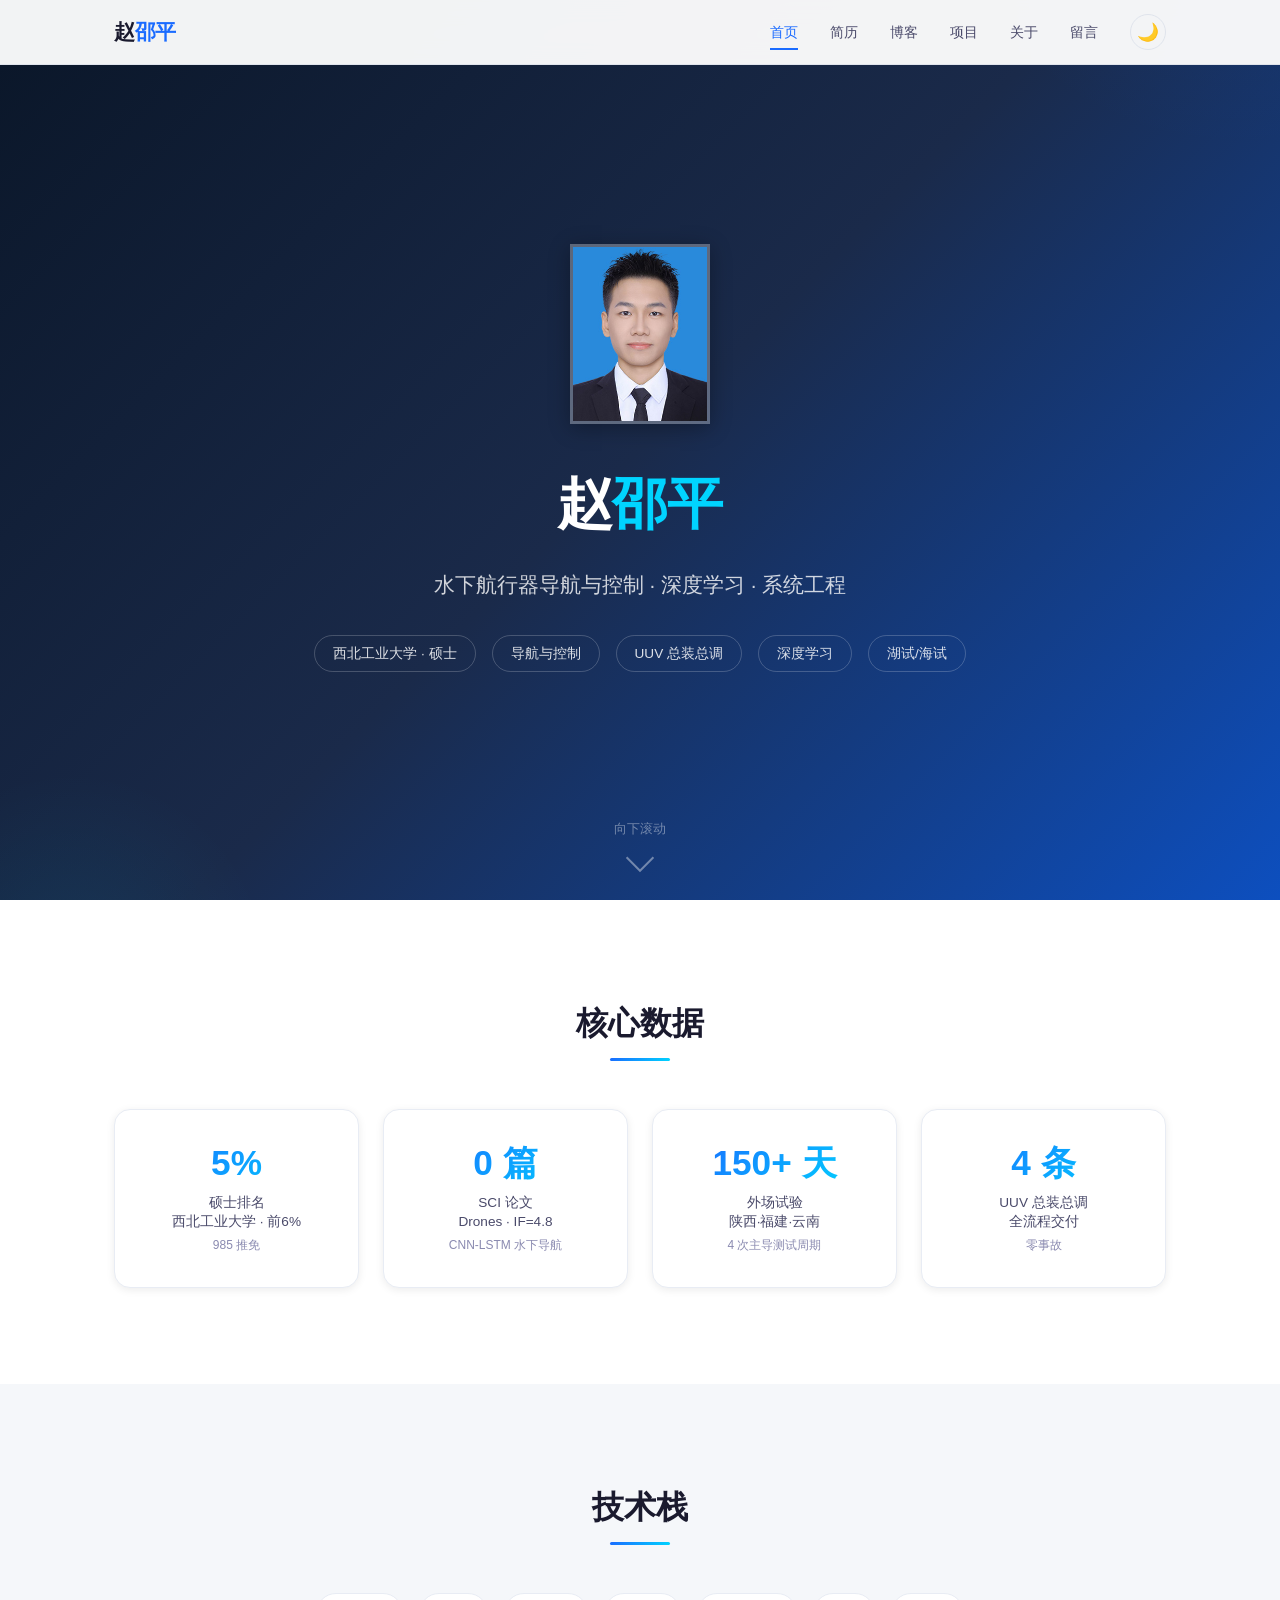
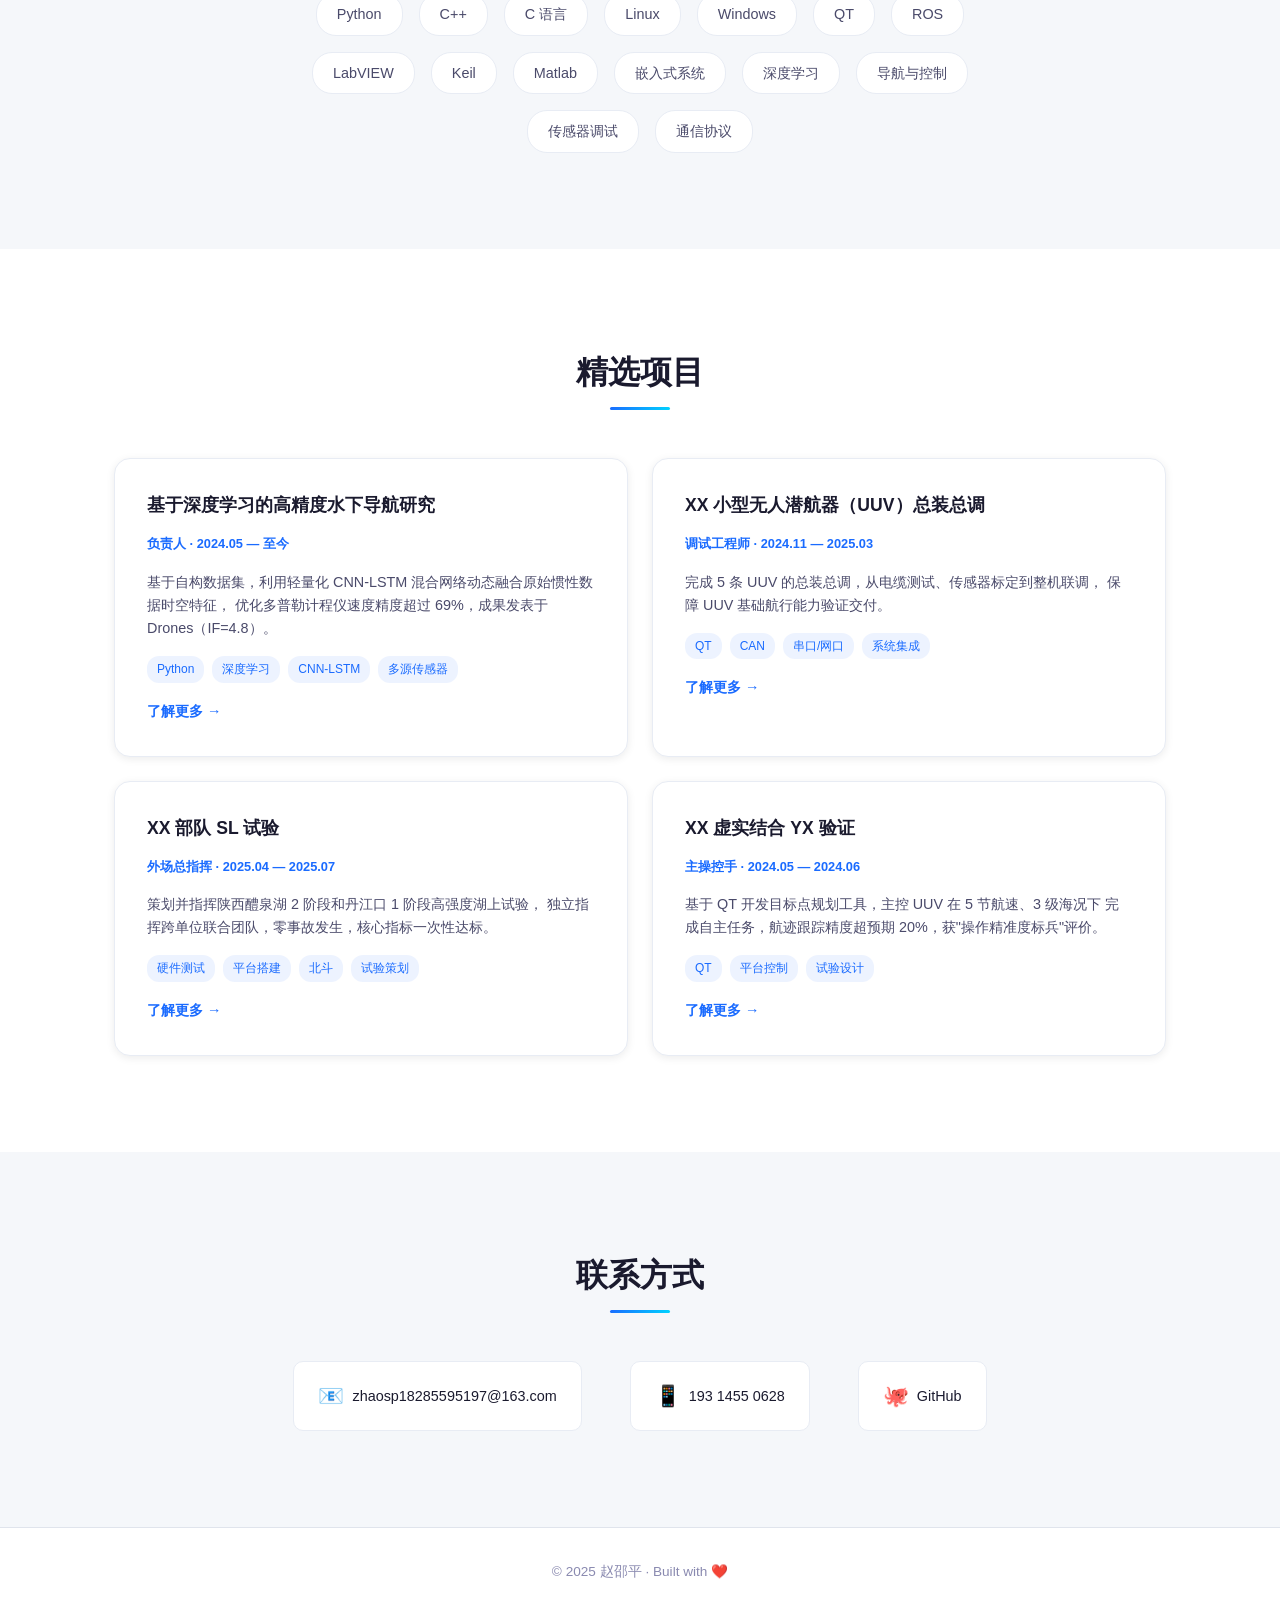
<file: index.html>
<!DOCTYPE html>
<html lang="zh-CN">
<head>
  <meta charset="UTF-8">
  <meta name="viewport" content="width=device-width, initial-scale=1.0">
  <meta name="description" content="赵邵平 - 西北工业大学控制工程硕士，水下航行器导航与控制、深度学习方向。个人主页与博客。">
  <title>赵邵平 · 个人主页</title>
  <link rel="stylesheet" href="css/style.css">
</head>
<body>

  <!-- ========== 导航栏 ========== -->
  <nav class="navbar" role="navigation">
    <div class="container">
      <a href="/" class="nav-logo">赵<span>邵平</span></a>
      <div class="nav-links" id="nav-links">
        <a href="/" class="active">首页</a>
        <a href="resume.html">简历</a>
        <a href="blog/">博客</a>
        <a href="projects/">项目</a>
        <a href="about.html">关于</a>
        <a href="guestbook.html">留言</a>
        <button class="theme-toggle" id="theme-toggle" aria-label="切换深色模式">🌙</button>
      </div>
      <button class="hamburger" id="hamburger" aria-label="菜单">
        <span></span>
        <span></span>
        <span></span>
      </button>
    </div>
  </nav>

  <!-- ========== Hero 区域 ========== -->
  <section class="hero">
    <div class="container hero-content">
      <div class="hero-avatar">
        <img src="assets/images/avatar.jpg" alt="赵邵平">
      </div>
      <h1 class="hero-name">赵<span>邵平</span></h1>
      <p class="hero-title">水下航行器导航与控制 · 深度学习 · 系统工程</p>
      <div class="hero-tags">
        <span class="hero-tag">西北工业大学 · 硕士</span>
        <span class="hero-tag">导航与控制</span>
        <span class="hero-tag">UUV 总装总调</span>
        <span class="hero-tag">深度学习</span>
        <span class="hero-tag">湖试/海试</span>
      </div>
    </div>
    <div class="scroll-indicator">
      <span>向下滚动</span>
      <div class="arrow"></div>
    </div>
  </section>

  <!-- ========== 核心数据卡片 ========== -->
  <section class="section" id="stats">
    <div class="container">
      <h2 class="section-title">核心数据</h2>
      <div class="stats-grid">
        <div class="stat-card">
          <div class="stat-number" data-target="6" data-suffix="%"></div>
          <div class="stat-label">硕士排名<br>西北工业大学 · 前6%</div>
          <div class="stat-sub">985 推免</div>
        </div>
        <div class="stat-card">
          <div class="stat-number" data-target="1" data-suffix=" 篇"></div>
          <div class="stat-label">SCI 论文<br>Drones · IF=4.8</div>
          <div class="stat-sub">CNN-LSTM 水下导航</div>
        </div>
        <div class="stat-card">
          <div class="stat-number" data-target="160" data-suffix="+ 天"></div>
          <div class="stat-label">外场试验<br>陕西·福建·云南</div>
          <div class="stat-sub">4 次主导测试周期</div>
        </div>
        <div class="stat-card">
          <div class="stat-number" data-target="5" data-suffix=" 条"></div>
          <div class="stat-label">UUV 总装总调<br>全流程交付</div>
          <div class="stat-sub">零事故</div>
        </div>
      </div>
    </div>
  </section>

  <!-- ========== 技能标签云 ========== -->
  <section class="section" style="background: var(--bg-secondary);">
    <div class="container">
      <h2 class="section-title">技术栈</h2>
      <div class="skills-cloud">
        <span class="skill-tag">Python</span>
        <span class="skill-tag">C++</span>
        <span class="skill-tag">C 语言</span>
        <span class="skill-tag">Linux</span>
        <span class="skill-tag">Windows</span>
        <span class="skill-tag">QT</span>
        <span class="skill-tag">ROS</span>
        <span class="skill-tag">LabVIEW</span>
        <span class="skill-tag">Keil</span>
        <span class="skill-tag">Matlab</span>
        <span class="skill-tag">嵌入式系统</span>
        <span class="skill-tag">深度学习</span>
        <span class="skill-tag">导航与控制</span>
        <span class="skill-tag">传感器调试</span>
        <span class="skill-tag">通信协议</span>
      </div>
    </div>
  </section>

  <!-- ========== 精选项目 ========== -->
  <section class="section">
    <div class="container">
      <h2 class="section-title">精选项目</h2>
      <div class="projects-grid">

        <div class="project-card">
          <div class="project-card-title">基于深度学习的高精度水下导航研究</div>
          <div class="project-card-role">负责人 · 2024.05 — 至今</div>
          <div class="project-card-desc">
            基于自构数据集，利用轻量化 CNN-LSTM 混合网络动态融合原始惯性数据时空特征，
            优化多普勒计程仪速度精度超过 69%，成果发表于 Drones（IF=4.8）。
          </div>
          <div class="project-card-tags">
            <span>Python</span>
            <span>深度学习</span>
            <span>CNN-LSTM</span>
            <span>多源传感器</span>
          </div>
          <a href="projects/deep-learning-navigation.html" class="project-card-link">了解更多 →</a>
        </div>

        <div class="project-card">
          <div class="project-card-title">XX 小型无人潜航器（UUV）总装总调</div>
          <div class="project-card-role">调试工程师 · 2024.11 — 2025.03</div>
          <div class="project-card-desc">
            完成 5 条 UUV 的总装总调，从电缆测试、传感器标定到整机联调，
            保障 UUV 基础航行能力验证交付。
          </div>
          <div class="project-card-tags">
            <span>QT</span>
            <span>CAN</span>
            <span>串口/网口</span>
            <span>系统集成</span>
          </div>
          <a href="projects/uuv-assembly.html" class="project-card-link">了解更多 →</a>
        </div>

        <div class="project-card">
          <div class="project-card-title">XX 部队 SL 试验</div>
          <div class="project-card-role">外场总指挥 · 2025.04 — 2025.07</div>
          <div class="project-card-desc">
            策划并指挥陕西醴泉湖 2 阶段和丹江口 1 阶段高强度湖上试验，
            独立指挥跨单位联合团队，零事故发生，核心指标一次性达标。
          </div>
          <div class="project-card-tags">
            <span>硬件测试</span>
            <span>平台搭建</span>
            <span>北斗</span>
            <span>试验策划</span>
          </div>
          <a href="projects/sl-test.html" class="project-card-link">了解更多 →</a>
        </div>

        <div class="project-card">
          <div class="project-card-title">XX 虚实结合 YX 验证</div>
          <div class="project-card-role">主操控手 · 2024.05 — 2024.06</div>
          <div class="project-card-desc">
            基于 QT 开发目标点规划工具，主控 UUV 在 5 节航速、3 级海况下
            完成自主任务，航迹跟踪精度超预期 20%，获"操作精准度标兵"评价。
          </div>
          <div class="project-card-tags">
            <span>QT</span>
            <span>平台控制</span>
            <span>试验设计</span>
          </div>
          <a href="projects/yx-validation.html" class="project-card-link">了解更多 →</a>
        </div>

      </div>
    </div>
  </section>

  <!-- ========== 联系方式 ========== -->
  <section class="section contact-section">
    <div class="container">
      <h2 class="section-title">联系方式</h2>
      <div class="contact-links">
        <div class="contact-item">
          <span class="contact-icon">📧</span>
          <span class="contact-text">zhaosp18285595197@163.com</span>
        </div>
        <div class="contact-item">
          <span class="contact-icon">📱</span>
          <span class="contact-text">193 1455 0628</span>
        </div>
        <div class="contact-item">
          <span class="contact-icon">🐙</span>
          <span class="contact-text">GitHub</span>
        </div>
      </div>
    </div>
  </section>

  <!-- ========== 页脚 ========== -->
  <footer class="footer">
    <div class="container">
      <p class="footer-text">&copy; 2025 赵邵平 · Built with ❤️</p>
    </div>
  </footer>

  <!-- 返回顶部 -->
  <button class="back-top" id="back-top" aria-label="返回顶部">↑</button>

  <script src="js/main.js"></script>
</body>
</html>
</file>
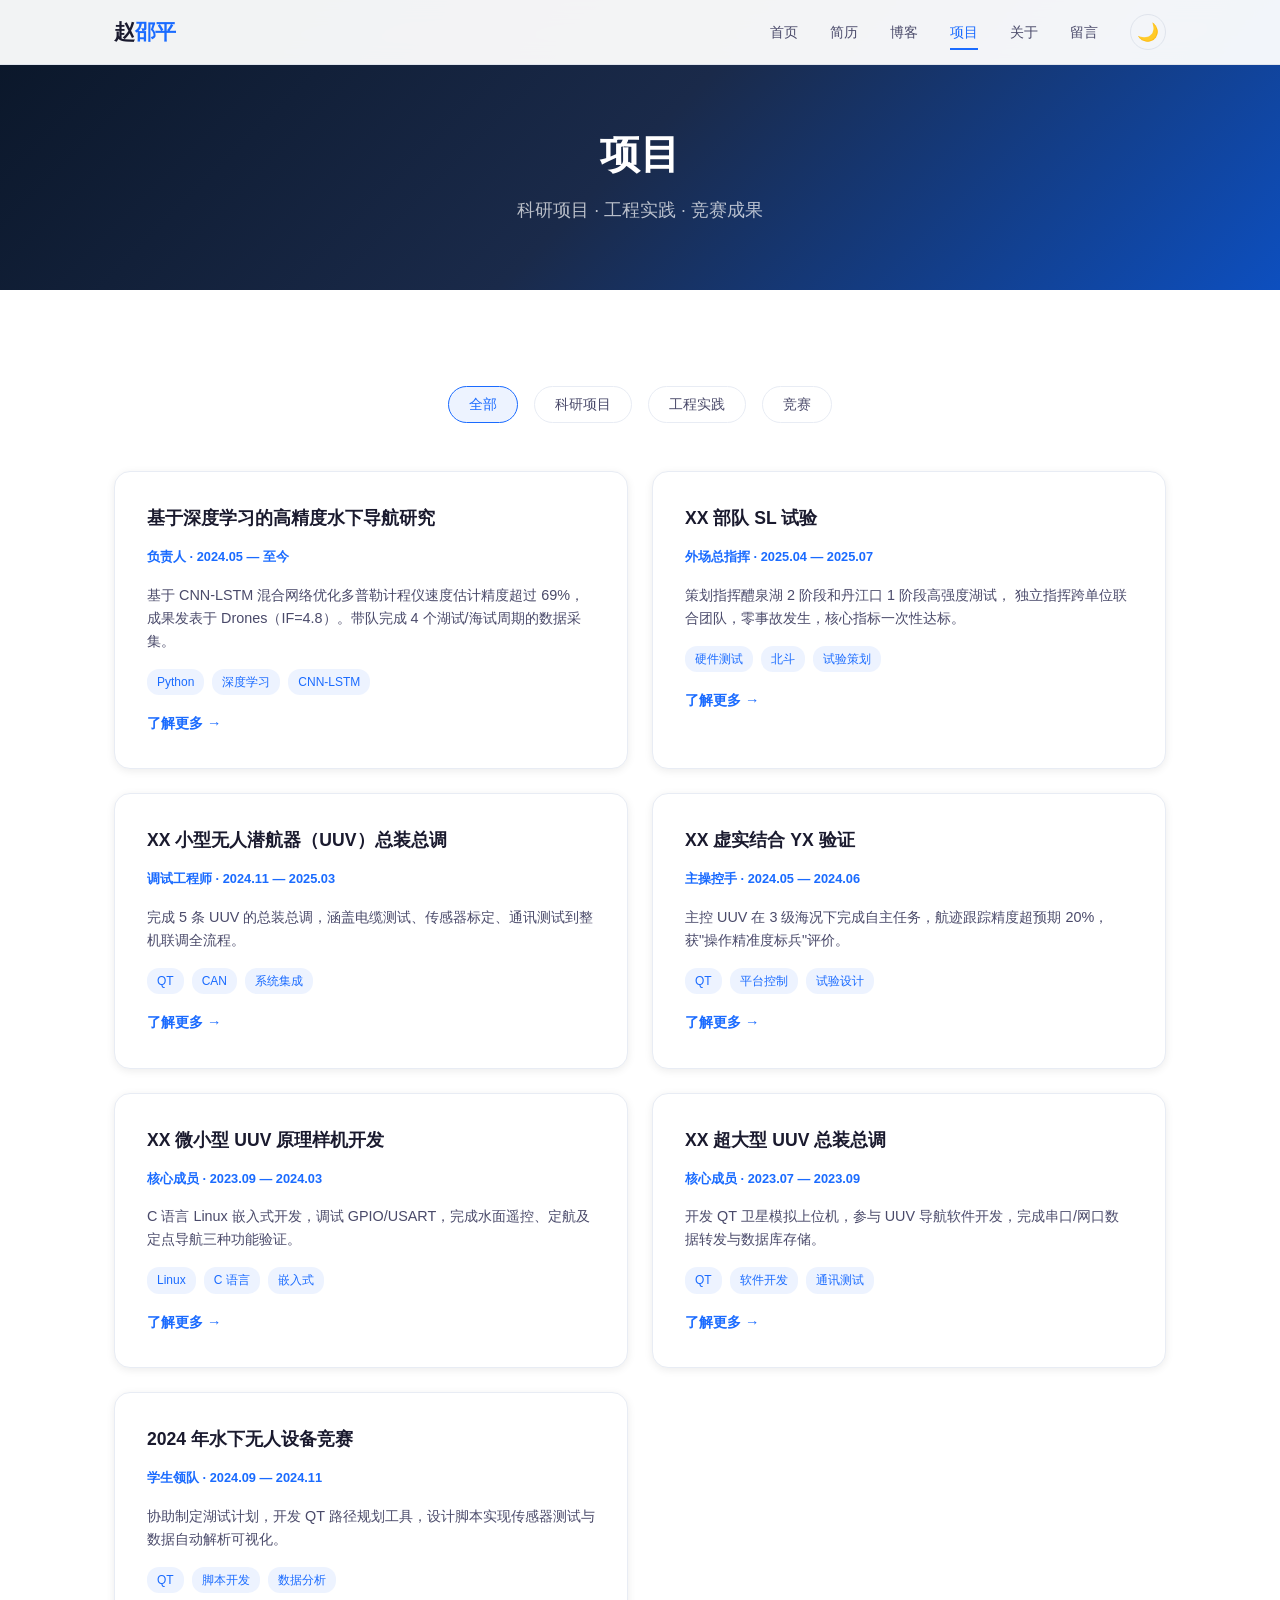
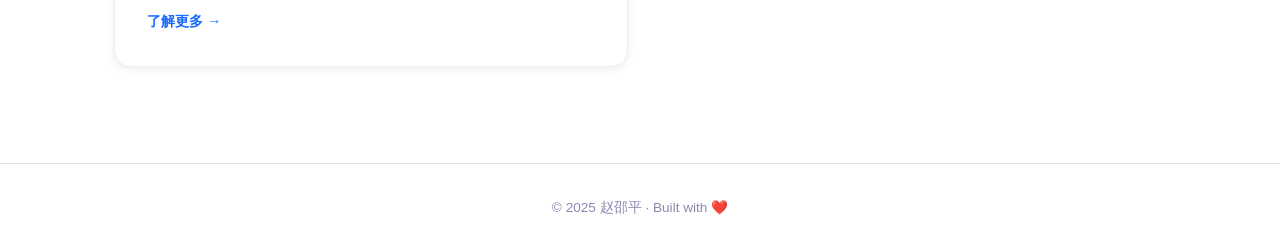
<file: projects/index.html>
<!DOCTYPE html>
<html lang="zh-CN">
<head>
  <meta charset="UTF-8">
  <meta name="viewport" content="width=device-width, initial-scale=1.0">
  <meta name="description" content="赵邵平的项目展示 - 科研项目与工程实践">
  <title>项目 · 赵邵平</title>
  <link rel="stylesheet" href="../css/style.css">
  <style>
    .filter-bar {
      display: flex;
      justify-content: center;
      gap: var(--space-md);
      margin-bottom: var(--space-2xl);
      flex-wrap: wrap;
    }
    .filter-btn {
      padding: 8px 20px;
      border: 1px solid var(--card-border);
      border-radius: 20px;
      background: var(--bg-card);
      color: var(--text-secondary);
      cursor: pointer;
      font-size: 0.9rem;
      transition: all var(--transition);
    }
    .filter-btn:hover,
    .filter-btn.active {
      border-color: var(--primary);
      color: var(--primary);
      background: rgba(26, 107, 255, 0.08);
    }
    .project-detail { max-width: 760px; margin: 0 auto; }
    .project-detail h2 { font-size: 1.5rem; margin-top: var(--space-2xl); margin-bottom: var(--space-md); color: var(--text-primary); }
    .project-detail h3 { font-size: 1.15rem; margin-top: var(--space-xl); margin-bottom: var(--space-sm); color: var(--text-primary); }
    .project-detail p { margin-bottom: var(--space-lg); color: var(--text-secondary); line-height: 1.8; }
    .project-detail ul { padding-left: var(--space-xl); margin-bottom: var(--space-lg); }
    .project-detail li { margin-bottom: var(--space-sm); color: var(--text-secondary); line-height: 1.7; }
  </style>
</head>
<body>

  <nav class="navbar" role="navigation">
    <div class="container">
      <a href="/" class="nav-logo">赵<span>邵平</span></a>
      <div class="nav-links" id="nav-links">
        <a href="/">首页</a>
        <a href="../resume.html">简历</a>
        <a href="../blog/">博客</a>
        <a href="./" class="active">项目</a>
        <a href="../about.html">关于</a>
        <a href="../guestbook.html">留言</a>
        <button class="theme-toggle" id="theme-toggle" aria-label="切换深色模式">🌙</button>
      </div>
      <button class="hamburger" id="hamburger" aria-label="菜单">
        <span></span>
        <span></span>
        <span></span>
      </button>
    </div>
  </nav>

  <header class="page-header">
    <div class="container">
      <h1 class="page-title">项目</h1>
      <p class="page-subtitle">科研项目 · 工程实践 · 竞赛成果</p>
    </div>
  </header>

  <section class="section">
    <div class="container">
      <div class="filter-bar">
        <button class="filter-btn active" data-filter="all">全部</button>
        <button class="filter-btn" data-filter="research">科研项目</button>
        <button class="filter-btn" data-filter="engineering">工程实践</button>
        <button class="filter-btn" data-filter="competition">竞赛</button>
      </div>

      <div class="projects-grid" id="project-list">

        <div class="project-card" data-category="research">
          <div class="project-card-title">基于深度学习的高精度水下导航研究</div>
          <div class="project-card-role">负责人 · 2024.05 — 至今</div>
          <div class="project-card-desc">
            基于 CNN-LSTM 混合网络优化多普勒计程仪速度估计精度超过 69%，
            成果发表于 Drones（IF=4.8）。带队完成 4 个湖试/海试周期的数据采集。
          </div>
          <div class="project-card-tags">
            <span>Python</span><span>深度学习</span><span>CNN-LSTM</span>
          </div>
          <a href="deep-learning-navigation.html" class="project-card-link">了解更多 →</a>
        </div>

        <div class="project-card" data-category="engineering">
          <div class="project-card-title">XX 部队 SL 试验</div>
          <div class="project-card-role">外场总指挥 · 2025.04 — 2025.07</div>
          <div class="project-card-desc">
            策划指挥醴泉湖 2 阶段和丹江口 1 阶段高强度湖试，
            独立指挥跨单位联合团队，零事故发生，核心指标一次性达标。
          </div>
          <div class="project-card-tags">
            <span>硬件测试</span><span>北斗</span><span>试验策划</span>
          </div>
          <a href="sl-test.html" class="project-card-link">了解更多 →</a>
        </div>

        <div class="project-card" data-category="engineering">
          <div class="project-card-title">XX 小型无人潜航器（UUV）总装总调</div>
          <div class="project-card-role">调试工程师 · 2024.11 — 2025.03</div>
          <div class="project-card-desc">
            完成 5 条 UUV 的总装总调，涵盖电缆测试、传感器标定、通讯测试到整机联调全流程。
          </div>
          <div class="project-card-tags">
            <span>QT</span><span>CAN</span><span>系统集成</span>
          </div>
          <a href="uuv-assembly.html" class="project-card-link">了解更多 →</a>
        </div>

        <div class="project-card" data-category="engineering">
          <div class="project-card-title">XX 虚实结合 YX 验证</div>
          <div class="project-card-role">主操控手 · 2024.05 — 2024.06</div>
          <div class="project-card-desc">
            主控 UUV 在 3 级海况下完成自主任务，航迹跟踪精度超预期 20%，
            获"操作精准度标兵"评价。
          </div>
          <div class="project-card-tags">
            <span>QT</span><span>平台控制</span><span>试验设计</span>
          </div>
          <a href="yx-validation.html" class="project-card-link">了解更多 →</a>
        </div>

        <div class="project-card" data-category="engineering">
          <div class="project-card-title">XX 微小型 UUV 原理样机开发</div>
          <div class="project-card-role">核心成员 · 2023.09 — 2024.03</div>
          <div class="project-card-desc">
            C 语言 Linux 嵌入式开发，调试 GPIO/USART，完成水面遥控、定航及定点导航三种功能验证。
          </div>
          <div class="project-card-tags">
            <span>Linux</span><span>C 语言</span><span>嵌入式</span>
          </div>
          <a href="uuv-prototype.html" class="project-card-link">了解更多 →</a>
        </div>

        <div class="project-card" data-category="engineering">
          <div class="project-card-title">XX 超大型 UUV 总装总调</div>
          <div class="project-card-role">核心成员 · 2023.07 — 2023.09</div>
          <div class="project-card-desc">
            开发 QT 卫星模拟上位机，参与 UUV 导航软件开发，完成串口/网口数据转发与数据库存储。
          </div>
          <div class="project-card-tags">
            <span>QT</span><span>软件开发</span><span>通讯测试</span>
          </div>
          <a href="uuv-large-assembly.html" class="project-card-link">了解更多 →</a>
        </div>

        <div class="project-card" data-category="competition">
          <div class="project-card-title">2024 年水下无人设备竞赛</div>
          <div class="project-card-role">学生领队 · 2024.09 — 2024.11</div>
          <div class="project-card-desc">
            协助制定湖试计划，开发 QT 路径规划工具，设计脚本实现传感器测试与数据自动解析可视化。
          </div>
          <div class="project-card-tags">
            <span>QT</span><span>脚本开发</span><span>数据分析</span>
          </div>
          <a href="underwater-competition.html" class="project-card-link">了解更多 →</a>
        </div>

      </div>
    </div>
  </section>

  <footer class="footer">
    <div class="container">
      <p class="footer-text">&copy; 2025 赵邵平 · Built with ❤️</p>
    </div>
  </footer>

  <button class="back-top" id="back-top" aria-label="返回顶部">↑</button>

  <script src="../js/main.js"></script>
  <script>
    // 分类筛选
    const filterBtns = document.querySelectorAll('.filter-btn');
    const projectCards = document.querySelectorAll('.project-card');

    filterBtns.forEach(function(btn) {
      btn.addEventListener('click', function() {
        filterBtns.forEach(function(b) { b.classList.remove('active'); });
        btn.classList.add('active');

        const filter = btn.getAttribute('data-filter');
        projectCards.forEach(function(card) {
          if (filter === 'all' || card.getAttribute('data-category') === filter) {
            card.style.display = 'block';
          } else {
            card.style.display = 'none';
          }
        });
      });
    });
  </script>
</body>
</html>
</file>
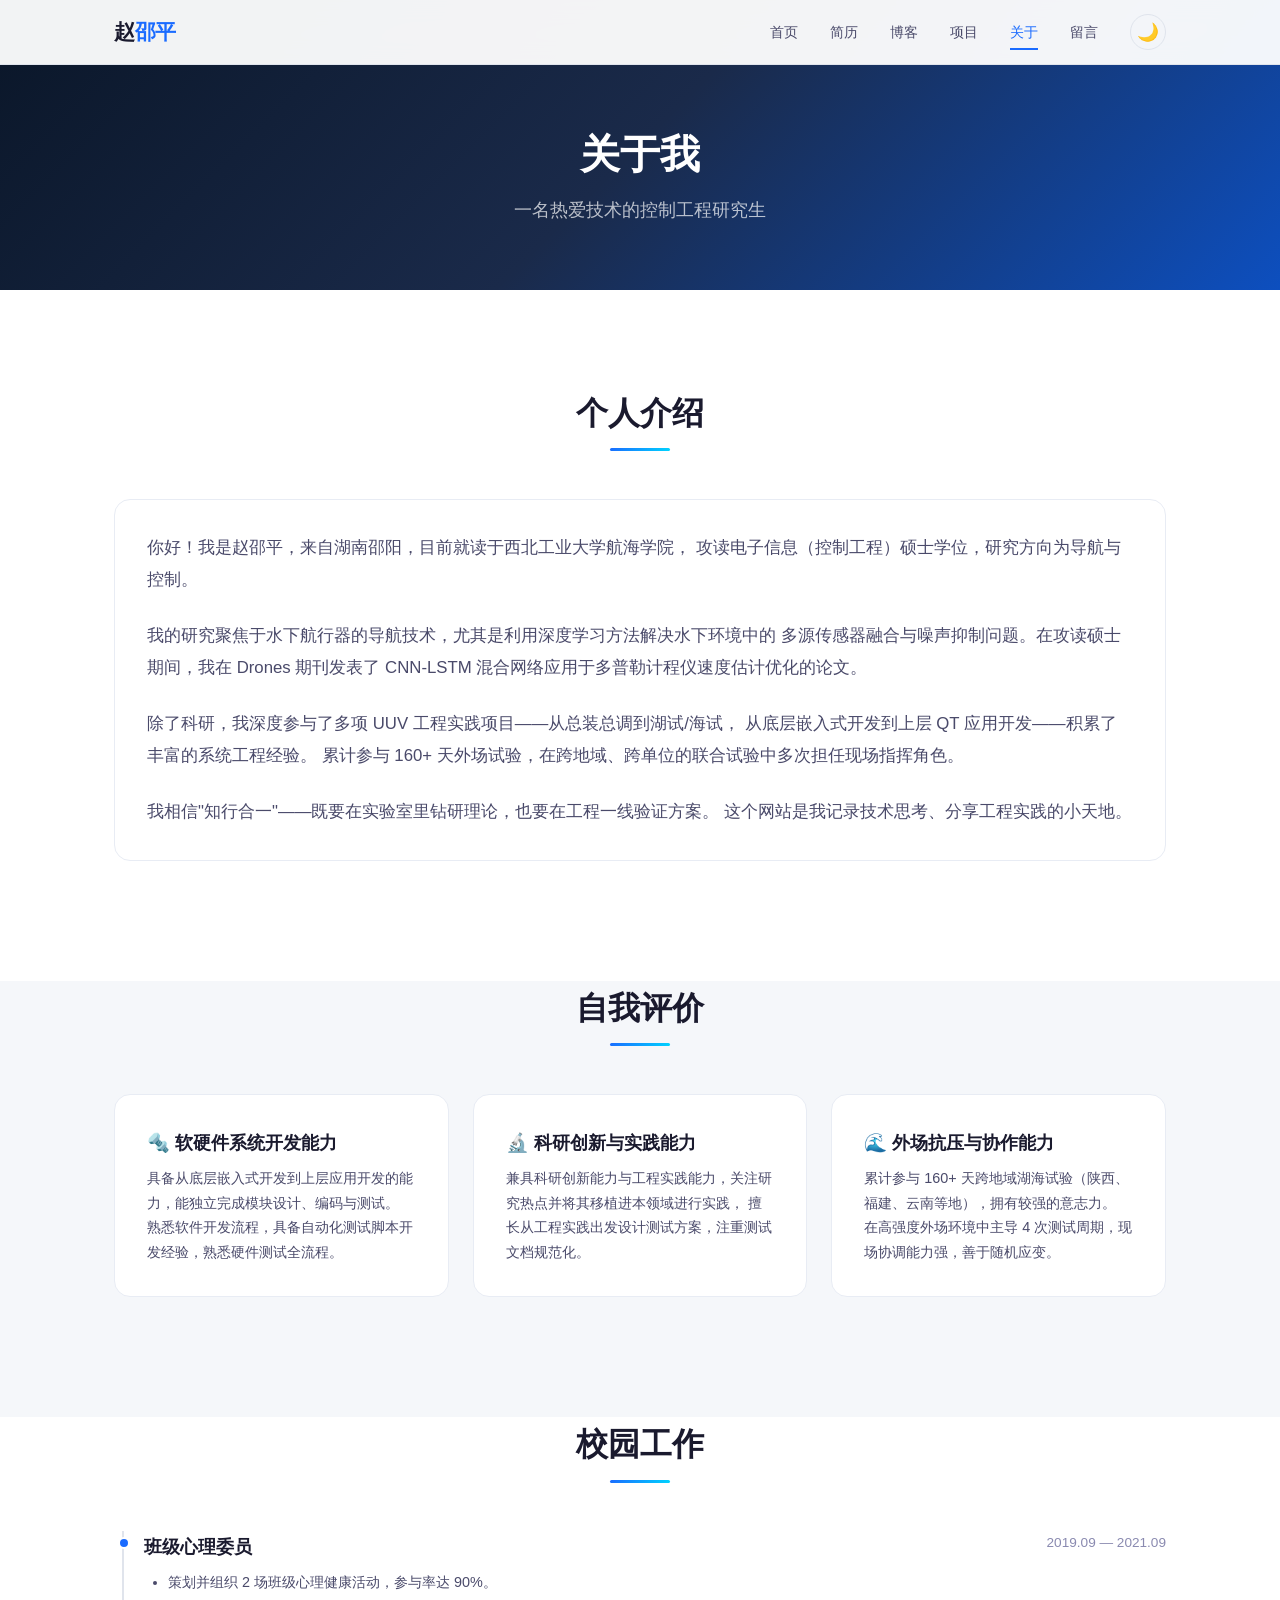
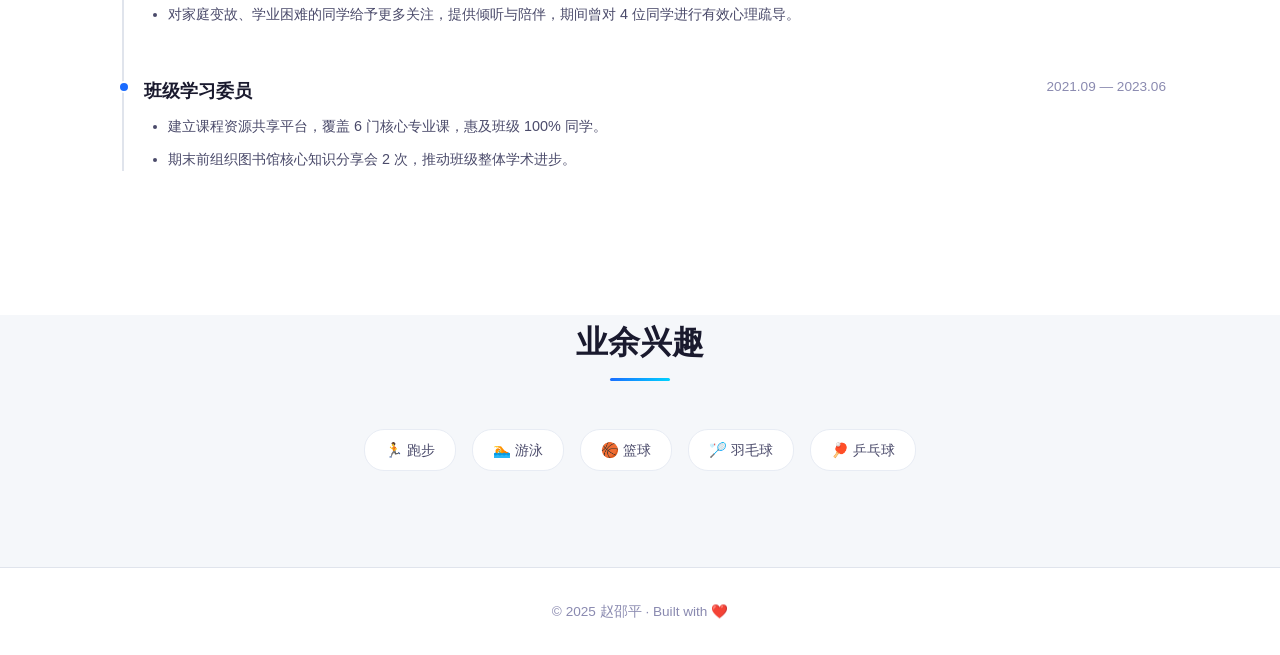
<file: about.html>
<!DOCTYPE html>
<html lang="zh-CN">
<head>
  <meta charset="UTF-8">
  <meta name="viewport" content="width=device-width, initial-scale=1.0">
  <meta name="description" content="关于赵邵平 - 个人介绍与故事">
  <title>关于 · 赵邵平</title>
  <link rel="stylesheet" href="css/style.css">
</head>
<body>

  <!-- ========== 导航栏 ========== -->
  <nav class="navbar" role="navigation">
    <div class="container">
      <a href="/" class="nav-logo">赵<span>邵平</span></a>
      <div class="nav-links" id="nav-links">
        <a href="/">首页</a>
        <a href="resume.html">简历</a>
        <a href="blog/">博客</a>
        <a href="projects/">项目</a>
        <a href="about.html" class="active">关于</a>
        <a href="guestbook.html">留言</a>
        <button class="theme-toggle" id="theme-toggle" aria-label="切换深色模式">🌙</button>
      </div>
      <button class="hamburger" id="hamburger" aria-label="菜单">
        <span></span>
        <span></span>
        <span></span>
      </button>
    </div>
  </nav>

  <!-- ========== 页面头部 ========== -->
  <header class="page-header">
    <div class="container">
      <h1 class="page-title">关于我</h1>
      <p class="page-subtitle">一名热爱技术的控制工程研究生</p>
    </div>
  </header>

  <!-- ========== 个人介绍 ========== -->
  <section class="section">
    <div class="container">
      <h2 class="section-title">个人介绍</h2>
      <div class="about-card">
        <div class="about-card-desc" style="font-size: 1.05rem; line-height: 1.9;">
          <p style="margin-bottom: var(--space-lg);">
            你好！我是赵邵平，来自湖南邵阳，目前就读于西北工业大学航海学院，
            攻读电子信息（控制工程）硕士学位，研究方向为导航与控制。
          </p>
          <p style="margin-bottom: var(--space-lg);">
            我的研究聚焦于水下航行器的导航技术，尤其是利用深度学习方法解决水下环境中的
            多源传感器融合与噪声抑制问题。在攻读硕士期间，我在 Drones 期刊发表了
            CNN-LSTM 混合网络应用于多普勒计程仪速度估计优化的论文。
          </p>
          <p style="margin-bottom: var(--space-lg);">
            除了科研，我深度参与了多项 UUV 工程实践项目——从总装总调到湖试/海试，
            从底层嵌入式开发到上层 QT 应用开发——积累了丰富的系统工程经验。
            累计参与 160+ 天外场试验，在跨地域、跨单位的联合试验中多次担任现场指挥角色。
          </p>
          <p>
            我相信"知行合一"——既要在实验室里钻研理论，也要在工程一线验证方案。
            这个网站是我记录技术思考、分享工程实践的小天地。
          </p>
        </div>
      </div>
    </div>
  </section>

  <!-- ========== 自我评价 ========== -->
  <section class="section" style="padding-top: 0; background: var(--bg-secondary);">
    <div class="container">
      <h2 class="section-title">自我评价</h2>
      <div style="display: grid; grid-template-columns: repeat(auto-fit, minmax(280px, 1fr)); gap: var(--space-lg);">

        <div class="about-card">
          <div class="about-card-title">🔩 软硬件系统开发能力</div>
          <div class="about-card-desc">
            具备从底层嵌入式开发到上层应用开发的能力，能独立完成模块设计、编码与测试。
            熟悉软件开发流程，具备自动化测试脚本开发经验，熟悉硬件测试全流程。
          </div>
        </div>

        <div class="about-card">
          <div class="about-card-title">🔬 科研创新与实践能力</div>
          <div class="about-card-desc">
            兼具科研创新能力与工程实践能力，关注研究热点并将其移植进本领域进行实践，
            擅长从工程实践出发设计测试方案，注重测试文档规范化。
          </div>
        </div>

        <div class="about-card">
          <div class="about-card-title">🌊 外场抗压与协作能力</div>
          <div class="about-card-desc">
            累计参与 160+ 天跨地域湖海试验（陕西、福建、云南等地），拥有较强的意志力。
            在高强度外场环境中主导 4 次测试周期，现场协调能力强，善于随机应变。
          </div>
        </div>

      </div>
    </div>
  </section>

  <!-- ========== 校园工作 ========== -->
  <section class="section" style="padding-top: 0;">
    <div class="container">
      <h2 class="section-title">校园工作</h2>
      <div class="timeline">

        <div class="timeline-item">
          <div class="timeline-header">
            <div class="timeline-title">班级心理委员</div>
            <div class="timeline-date">2019.09 — 2021.09</div>
          </div>
          <div class="timeline-details">
            <ul>
              <li>策划并组织 2 场班级心理健康活动，参与率达 90%。</li>
              <li>对家庭变故、学业困难的同学给予更多关注，提供倾听与陪伴，期间曾对 4 位同学进行有效心理疏导。</li>
            </ul>
          </div>
        </div>

        <div class="timeline-item">
          <div class="timeline-header">
            <div class="timeline-title">班级学习委员</div>
            <div class="timeline-date">2021.09 — 2023.06</div>
          </div>
          <div class="timeline-details">
            <ul>
              <li>建立课程资源共享平台，覆盖 6 门核心专业课，惠及班级 100% 同学。</li>
              <li>期末前组织图书馆核心知识分享会 2 次，推动班级整体学术进步。</li>
            </ul>
          </div>
        </div>

      </div>
    </div>
  </section>

  <!-- ========== 业余兴趣 ========== -->
  <section class="section" style="padding-top: 0; background: var(--bg-secondary);">
    <div class="container">
      <h2 class="section-title">业余兴趣</h2>
      <div class="skills-cloud">
        <span class="skill-tag">🏃 跑步</span>
        <span class="skill-tag">🏊 游泳</span>
        <span class="skill-tag">🏀 篮球</span>
        <span class="skill-tag">🏸 羽毛球</span>
        <span class="skill-tag">🏓 乒乓球</span>
      </div>
    </div>
  </section>

  <!-- ========== 页脚 ========== -->
  <footer class="footer">
    <div class="container">
      <p class="footer-text">&copy; 2025 赵邵平 · Built with ❤️</p>
    </div>
  </footer>

  <button class="back-top" id="back-top" aria-label="返回顶部">↑</button>
  <script src="js/main.js"></script>
</body>
</html>
</file>
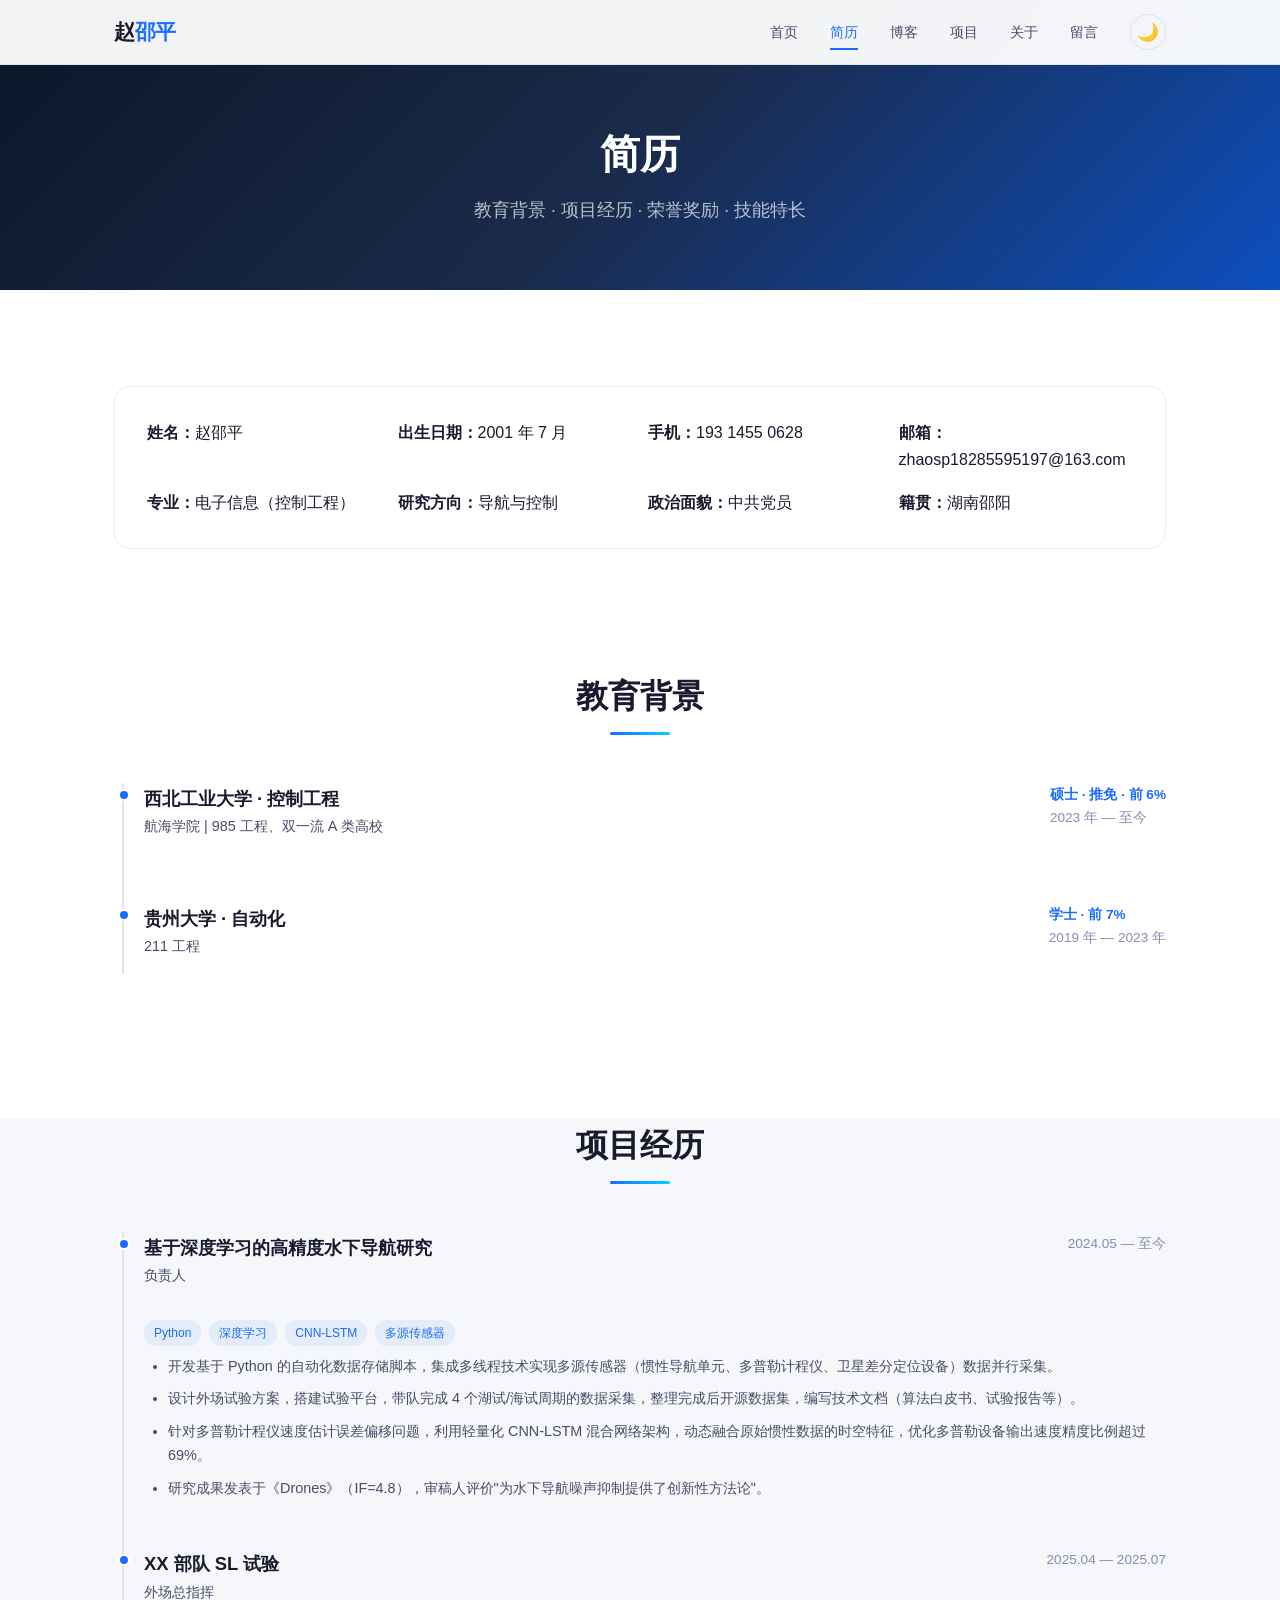
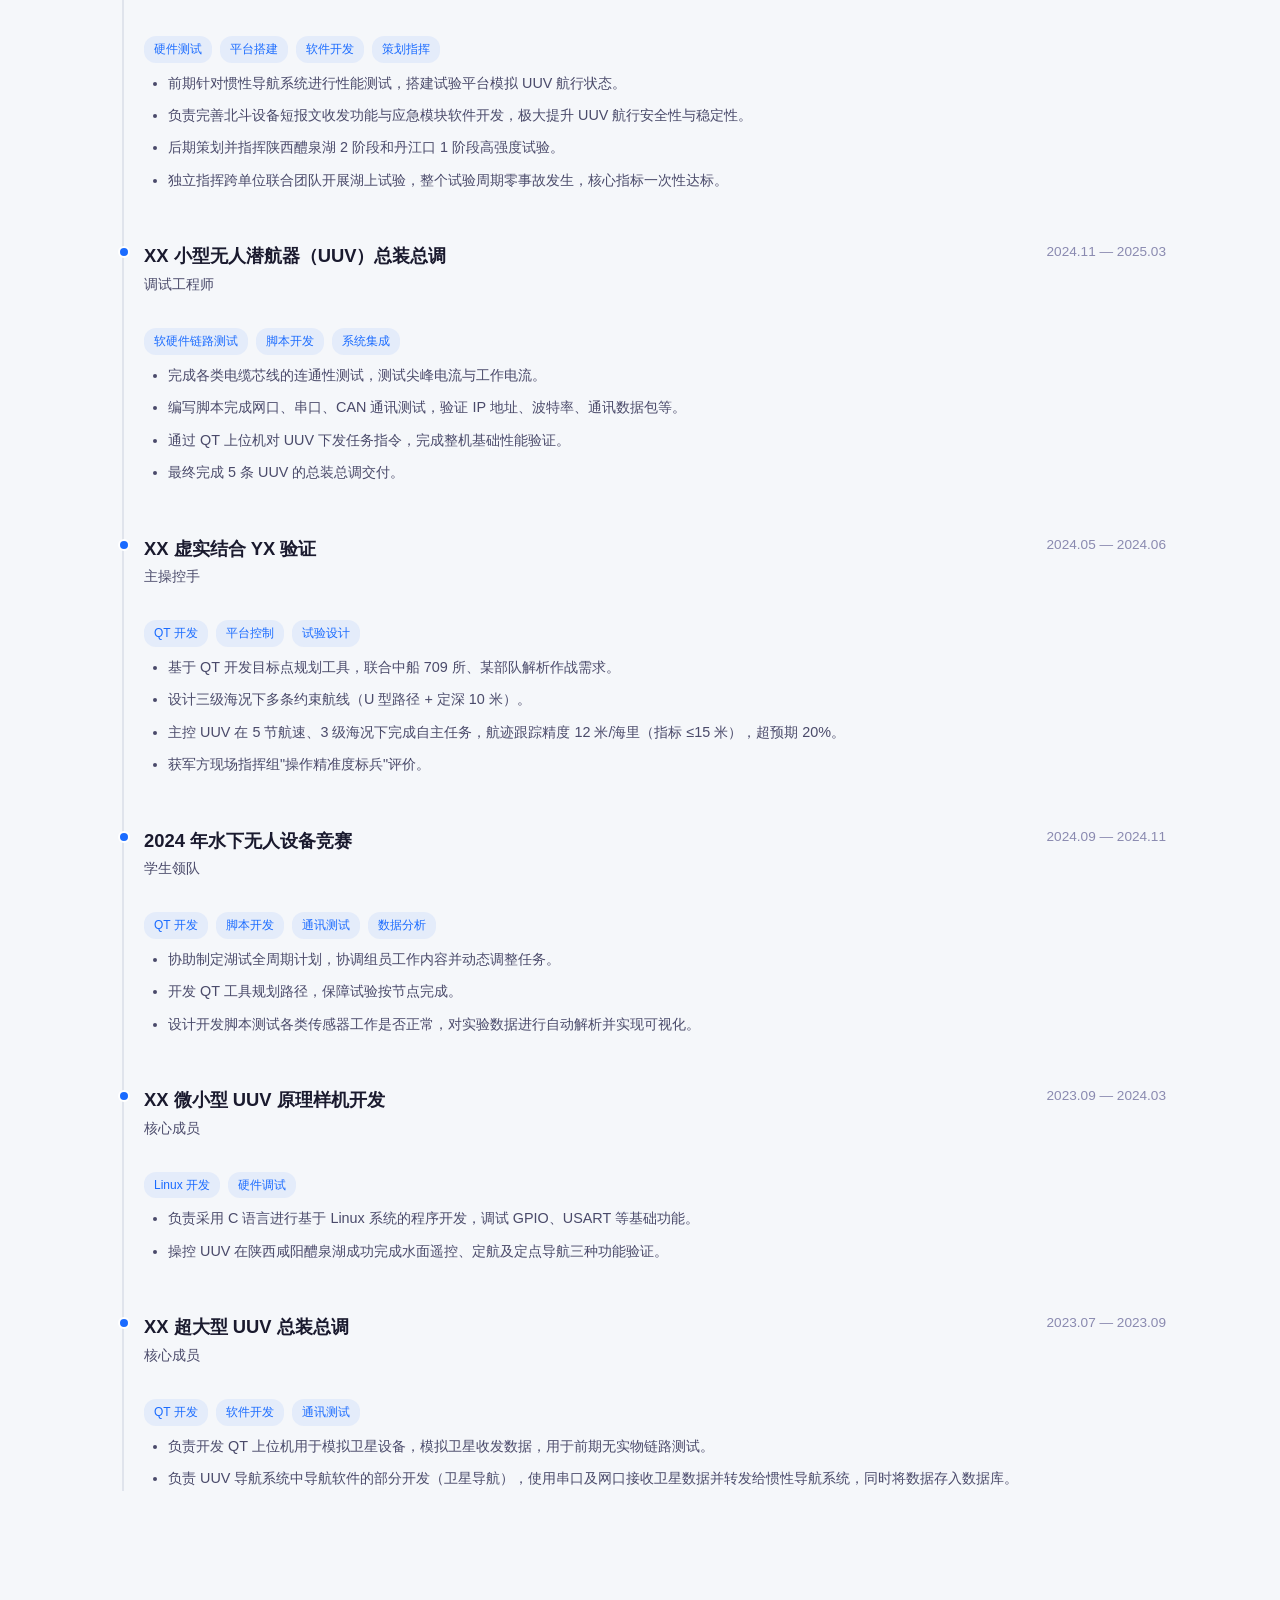
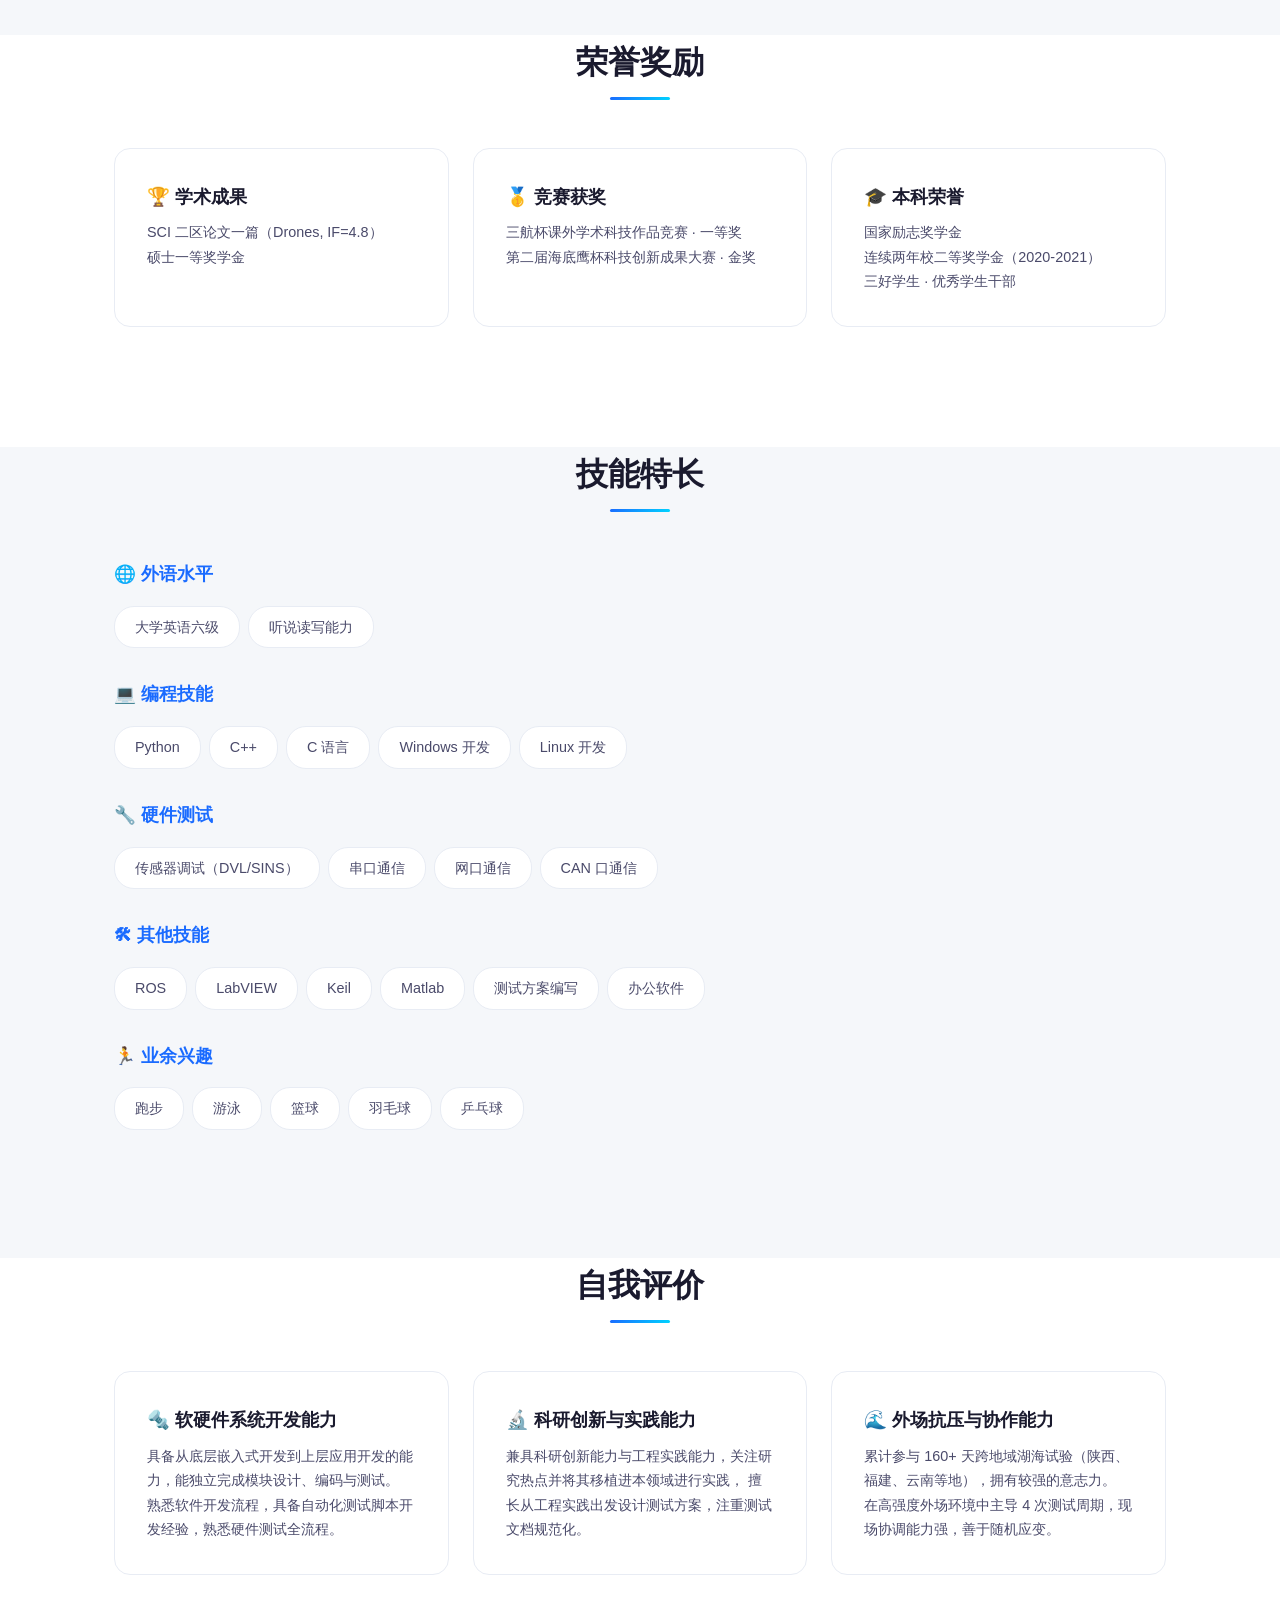
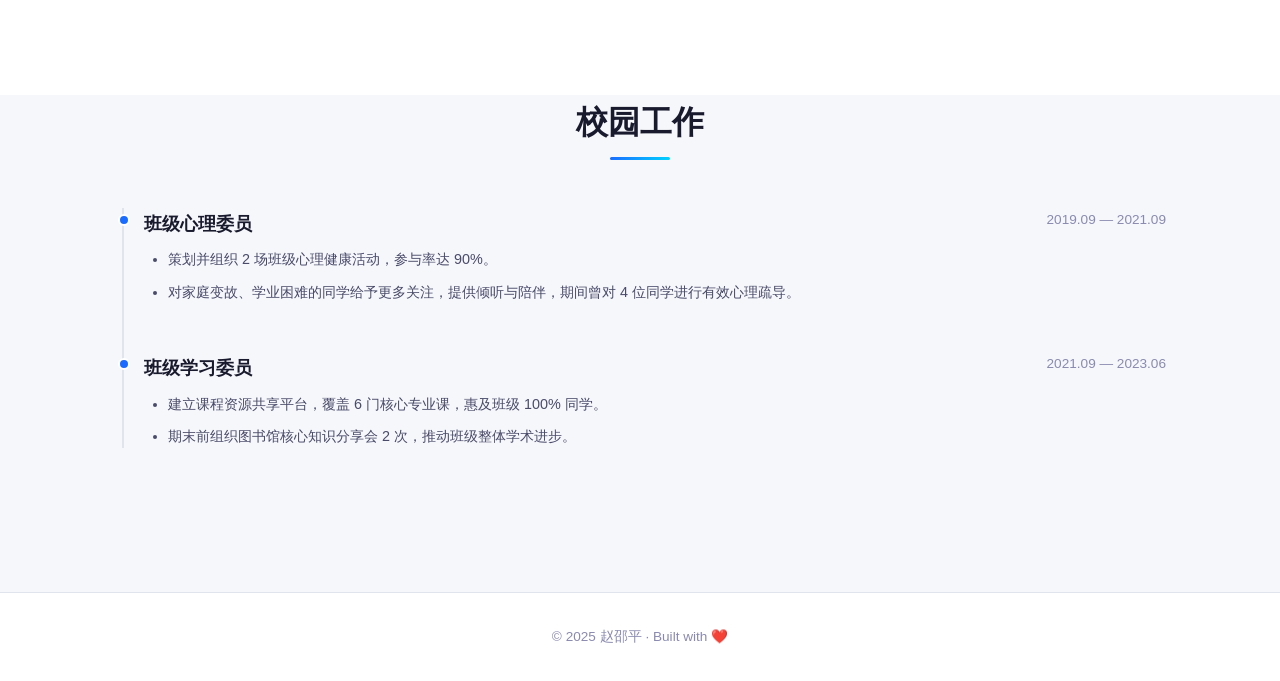
<file: resume.html>
<!DOCTYPE html>
<html lang="zh-CN">
<head>
  <meta charset="UTF-8">
  <meta name="viewport" content="width=device-width, initial-scale=1.0">
  <meta name="description" content="赵邵平 - 简历与项目经历">
  <title>简历 · 赵邵平</title>
  <link rel="stylesheet" href="css/style.css">
</head>
<body>

  <!-- ========== 导航栏 ========== -->
  <nav class="navbar" role="navigation">
    <div class="container">
      <a href="/" class="nav-logo">赵<span>邵平</span></a>
      <div class="nav-links" id="nav-links">
        <a href="/">首页</a>
        <a href="resume.html" class="active">简历</a>
        <a href="blog/">博客</a>
        <a href="projects/">项目</a>
        <a href="about.html">关于</a>
        <a href="guestbook.html">留言</a>
        <button class="theme-toggle" id="theme-toggle" aria-label="切换深色模式">🌙</button>
      </div>
      <button class="hamburger" id="hamburger" aria-label="菜单">
        <span></span>
        <span></span>
        <span></span>
      </button>
    </div>
  </nav>

  <!-- ========== 页面头部 ========== -->
  <header class="page-header">
    <div class="container">
      <h1 class="page-title">简历</h1>
      <p class="page-subtitle">教育背景 · 项目经历 · 荣誉奖励 · 技能特长</p>
    </div>
  </header>

  <!-- ========== 基本信息 ========== -->
  <section class="section">
    <div class="container">
      <div class="about-card">
        <div style="display: grid; grid-template-columns: repeat(auto-fit, minmax(200px, 1fr)); gap: var(--space-md);">
          <div><strong>姓名：</strong>赵邵平</div>
          <div><strong>出生日期：</strong>2001 年 7 月</div>
          <div><strong>手机：</strong>193 1455 0628</div>
          <div><strong>邮箱：</strong>zhaosp18285595197@163.com</div>
          <div><strong>专业：</strong>电子信息（控制工程）</div>
          <div><strong>研究方向：</strong>导航与控制</div>
          <div><strong>政治面貌：</strong>中共党员</div>
          <div><strong>籍贯：</strong>湖南邵阳</div>
        </div>
      </div>
    </div>
  </section>

  <!-- ========== 教育背景 ========== -->
  <section class="section" style="padding-top: 0;">
    <div class="container">
      <h2 class="section-title">教育背景</h2>
      <div class="timeline">
        <div class="timeline-item">
          <div class="timeline-header">
            <div>
              <div class="timeline-title">西北工业大学 · 控制工程</div>
              <div class="timeline-org">航海学院 | 985 工程、双一流 A 类高校</div>
            </div>
            <div class="timeline-meta">硕士 · 推免 · 前 6%<br><span class="timeline-date">2023 年 — 至今</span></div>
          </div>
        </div>
        <div class="timeline-item">
          <div class="timeline-header">
            <div>
              <div class="timeline-title">贵州大学 · 自动化</div>
              <div class="timeline-org">211 工程</div>
            </div>
            <div class="timeline-meta">学士 · 前 7%<br><span class="timeline-date">2019 年 — 2023 年</span></div>
          </div>
        </div>
      </div>
    </div>
  </section>

  <!-- ========== 项目经历 ========== -->
  <section class="section" style="padding-top: 0; background: var(--bg-secondary);">
    <div class="container">
      <h2 class="section-title">项目经历</h2>
      <div class="timeline">

        <div class="timeline-item">
          <div class="timeline-header">
            <div>
              <div class="timeline-title">基于深度学习的高精度水下导航研究</div>
              <div class="timeline-org">负责人</div>
            </div>
            <div class="timeline-date">2024.05 — 至今</div>
          </div>
          <div class="timeline-tags">
            <span>Python</span>
            <span>深度学习</span>
            <span>CNN-LSTM</span>
            <span>多源传感器</span>
          </div>
          <div class="timeline-details">
            <ul>
              <li>开发基于 Python 的自动化数据存储脚本，集成多线程技术实现多源传感器（惯性导航单元、多普勒计程仪、卫星差分定位设备）数据并行采集。</li>
              <li>设计外场试验方案，搭建试验平台，带队完成 4 个湖试/海试周期的数据采集，整理完成后开源数据集，编写技术文档（算法白皮书、试验报告等）。</li>
              <li>针对多普勒计程仪速度估计误差偏移问题，利用轻量化 CNN-LSTM 混合网络架构，动态融合原始惯性数据的时空特征，优化多普勒设备输出速度精度比例超过 69%。</li>
              <li>研究成果发表于《Drones》（IF=4.8），审稿人评价"为水下导航噪声抑制提供了创新性方法论"。</li>
            </ul>
          </div>
        </div>

        <div class="timeline-item">
          <div class="timeline-header">
            <div>
              <div class="timeline-title">XX 部队 SL 试验</div>
              <div class="timeline-org">外场总指挥</div>
            </div>
            <div class="timeline-date">2025.04 — 2025.07</div>
          </div>
          <div class="timeline-tags">
            <span>硬件测试</span>
            <span>平台搭建</span>
            <span>软件开发</span>
            <span>策划指挥</span>
          </div>
          <div class="timeline-details">
            <ul>
              <li>前期针对惯性导航系统进行性能测试，搭建试验平台模拟 UUV 航行状态。</li>
              <li>负责完善北斗设备短报文收发功能与应急模块软件开发，极大提升 UUV 航行安全性与稳定性。</li>
              <li>后期策划并指挥陕西醴泉湖 2 阶段和丹江口 1 阶段高强度试验。</li>
              <li>独立指挥跨单位联合团队开展湖上试验，整个试验周期零事故发生，核心指标一次性达标。</li>
            </ul>
          </div>
        </div>

        <div class="timeline-item">
          <div class="timeline-header">
            <div>
              <div class="timeline-title">XX 小型无人潜航器（UUV）总装总调</div>
              <div class="timeline-org">调试工程师</div>
            </div>
            <div class="timeline-date">2024.11 — 2025.03</div>
          </div>
          <div class="timeline-tags">
            <span>软硬件链路测试</span>
            <span>脚本开发</span>
            <span>系统集成</span>
          </div>
          <div class="timeline-details">
            <ul>
              <li>完成各类电缆芯线的连通性测试，测试尖峰电流与工作电流。</li>
              <li>编写脚本完成网口、串口、CAN 通讯测试，验证 IP 地址、波特率、通讯数据包等。</li>
              <li>通过 QT 上位机对 UUV 下发任务指令，完成整机基础性能验证。</li>
              <li>最终完成 5 条 UUV 的总装总调交付。</li>
            </ul>
          </div>
        </div>

        <div class="timeline-item">
          <div class="timeline-header">
            <div>
              <div class="timeline-title">XX 虚实结合 YX 验证</div>
              <div class="timeline-org">主操控手</div>
            </div>
            <div class="timeline-date">2024.05 — 2024.06</div>
          </div>
          <div class="timeline-tags">
            <span>QT 开发</span>
            <span>平台控制</span>
            <span>试验设计</span>
          </div>
          <div class="timeline-details">
            <ul>
              <li>基于 QT 开发目标点规划工具，联合中船 709 所、某部队解析作战需求。</li>
              <li>设计三级海况下多条约束航线（U 型路径 + 定深 10 米）。</li>
              <li>主控 UUV 在 5 节航速、3 级海况下完成自主任务，航迹跟踪精度 12 米/海里（指标 ≤15 米），超预期 20%。</li>
              <li>获军方现场指挥组"操作精准度标兵"评价。</li>
            </ul>
          </div>
        </div>

        <div class="timeline-item">
          <div class="timeline-header">
            <div>
              <div class="timeline-title">2024 年水下无人设备竞赛</div>
              <div class="timeline-org">学生领队</div>
            </div>
            <div class="timeline-date">2024.09 — 2024.11</div>
          </div>
          <div class="timeline-tags">
            <span>QT 开发</span>
            <span>脚本开发</span>
            <span>通讯测试</span>
            <span>数据分析</span>
          </div>
          <div class="timeline-details">
            <ul>
              <li>协助制定湖试全周期计划，协调组员工作内容并动态调整任务。</li>
              <li>开发 QT 工具规划路径，保障试验按节点完成。</li>
              <li>设计开发脚本测试各类传感器工作是否正常，对实验数据进行自动解析并实现可视化。</li>
            </ul>
          </div>
        </div>

        <div class="timeline-item">
          <div class="timeline-header">
            <div>
              <div class="timeline-title">XX 微小型 UUV 原理样机开发</div>
              <div class="timeline-org">核心成员</div>
            </div>
            <div class="timeline-date">2023.09 — 2024.03</div>
          </div>
          <div class="timeline-tags">
            <span>Linux 开发</span>
            <span>硬件调试</span>
          </div>
          <div class="timeline-details">
            <ul>
              <li>负责采用 C 语言进行基于 Linux 系统的程序开发，调试 GPIO、USART 等基础功能。</li>
              <li>操控 UUV 在陕西咸阳醴泉湖成功完成水面遥控、定航及定点导航三种功能验证。</li>
            </ul>
          </div>
        </div>

        <div class="timeline-item">
          <div class="timeline-header">
            <div>
              <div class="timeline-title">XX 超大型 UUV 总装总调</div>
              <div class="timeline-org">核心成员</div>
            </div>
            <div class="timeline-date">2023.07 — 2023.09</div>
          </div>
          <div class="timeline-tags">
            <span>QT 开发</span>
            <span>软件开发</span>
            <span>通讯测试</span>
          </div>
          <div class="timeline-details">
            <ul>
              <li>负责开发 QT 上位机用于模拟卫星设备，模拟卫星收发数据，用于前期无实物链路测试。</li>
              <li>负责 UUV 导航系统中导航软件的部分开发（卫星导航），使用串口及网口接收卫星数据并转发给惯性导航系统，同时将数据存入数据库。</li>
            </ul>
          </div>
        </div>

      </div>
    </div>
  </section>

  <!-- ========== 荣誉奖励 ========== -->
  <section class="section" style="padding-top: 0;">
    <div class="container">
      <h2 class="section-title">荣誉奖励</h2>
      <div style="display: grid; grid-template-columns: repeat(auto-fit, minmax(250px, 1fr)); gap: var(--space-lg);">
        <div class="about-card">
          <div class="about-card-title">🏆 学术成果</div>
          <div class="about-card-desc">SCI 二区论文一篇（Drones, IF=4.8）<br>硕士一等奖学金</div>
        </div>
        <div class="about-card">
          <div class="about-card-title">🥇 竞赛获奖</div>
          <div class="about-card-desc">三航杯课外学术科技作品竞赛 · 一等奖<br>第二届海底鹰杯科技创新成果大赛 · 金奖</div>
        </div>
        <div class="about-card">
          <div class="about-card-title">🎓 本科荣誉</div>
          <div class="about-card-desc">国家励志奖学金<br>连续两年校二等奖学金（2020-2021）<br>三好学生 · 优秀学生干部</div>
        </div>
      </div>
    </div>
  </section>

  <!-- ========== 技能特长 ========== -->
  <section class="section" style="padding-top: 0; background: var(--bg-secondary);">
    <div class="container">
      <h2 class="section-title">技能特长</h2>

      <div class="skills-category">
        <div class="skills-category-title">🌐 外语水平</div>
        <div class="skills-items">
          <span class="skill-tag">大学英语六级</span>
          <span class="skill-tag">听说读写能力</span>
        </div>
      </div>

      <div class="skills-category">
        <div class="skills-category-title">💻 编程技能</div>
        <div class="skills-items">
          <span class="skill-tag">Python</span>
          <span class="skill-tag">C++</span>
          <span class="skill-tag">C 语言</span>
          <span class="skill-tag">Windows 开发</span>
          <span class="skill-tag">Linux 开发</span>
        </div>
      </div>

      <div class="skills-category">
        <div class="skills-category-title">🔧 硬件测试</div>
        <div class="skills-items">
          <span class="skill-tag">传感器调试（DVL/SINS）</span>
          <span class="skill-tag">串口通信</span>
          <span class="skill-tag">网口通信</span>
          <span class="skill-tag">CAN 口通信</span>
        </div>
      </div>

      <div class="skills-category">
        <div class="skills-category-title">🛠 其他技能</div>
        <div class="skills-items">
          <span class="skill-tag">ROS</span>
          <span class="skill-tag">LabVIEW</span>
          <span class="skill-tag">Keil</span>
          <span class="skill-tag">Matlab</span>
          <span class="skill-tag">测试方案编写</span>
          <span class="skill-tag">办公软件</span>
        </div>
      </div>

      <div class="skills-category">
        <div class="skills-category-title">🏃 业余兴趣</div>
        <div class="skills-items">
          <span class="skill-tag">跑步</span>
          <span class="skill-tag">游泳</span>
          <span class="skill-tag">篮球</span>
          <span class="skill-tag">羽毛球</span>
          <span class="skill-tag">乒乓球</span>
        </div>
      </div>
    </div>
  </section>

  <!-- ========== 自我评价 ========== -->
  <section class="section" style="padding-top: 0;">
    <div class="container">
      <h2 class="section-title">自我评价</h2>
      <div style="display: grid; grid-template-columns: repeat(auto-fit, minmax(280px, 1fr)); gap: var(--space-lg);">
        <div class="about-card">
          <div class="about-card-title">🔩 软硬件系统开发能力</div>
          <div class="about-card-desc">
            具备从底层嵌入式开发到上层应用开发的能力，能独立完成模块设计、编码与测试。
            熟悉软件开发流程，具备自动化测试脚本开发经验，熟悉硬件测试全流程。
          </div>
        </div>
        <div class="about-card">
          <div class="about-card-title">🔬 科研创新与实践能力</div>
          <div class="about-card-desc">
            兼具科研创新能力与工程实践能力，关注研究热点并将其移植进本领域进行实践，
            擅长从工程实践出发设计测试方案，注重测试文档规范化。
          </div>
        </div>
        <div class="about-card">
          <div class="about-card-title">🌊 外场抗压与协作能力</div>
          <div class="about-card-desc">
            累计参与 160+ 天跨地域湖海试验（陕西、福建、云南等地），拥有较强的意志力。
            在高强度外场环境中主导 4 次测试周期，现场协调能力强，善于随机应变。
          </div>
        </div>
      </div>
    </div>
  </section>

  <!-- ========== 校园工作 ========== -->
  <section class="section" style="padding-top: 0; background: var(--bg-secondary);">
    <div class="container">
      <h2 class="section-title">校园工作</h2>
      <div class="timeline">
        <div class="timeline-item">
          <div class="timeline-header">
            <div class="timeline-title">班级心理委员</div>
            <div class="timeline-date">2019.09 — 2021.09</div>
          </div>
          <div class="timeline-details">
            <ul>
              <li>策划并组织 2 场班级心理健康活动，参与率达 90%。</li>
              <li>对家庭变故、学业困难的同学给予更多关注，提供倾听与陪伴，期间曾对 4 位同学进行有效心理疏导。</li>
            </ul>
          </div>
        </div>
        <div class="timeline-item">
          <div class="timeline-header">
            <div class="timeline-title">班级学习委员</div>
            <div class="timeline-date">2021.09 — 2023.06</div>
          </div>
          <div class="timeline-details">
            <ul>
              <li>建立课程资源共享平台，覆盖 6 门核心专业课，惠及班级 100% 同学。</li>
              <li>期末前组织图书馆核心知识分享会 2 次，推动班级整体学术进步。</li>
            </ul>
          </div>
        </div>
      </div>
    </div>
  </section>

  <!-- ========== 页脚 ========== -->
  <footer class="footer">
    <div class="container">
      <p class="footer-text">&copy; 2025 赵邵平 · Built with ❤️</p>
    </div>
  </footer>

  <button class="back-top" id="back-top" aria-label="返回顶部">↑</button>
  <script src="js/main.js"></script>
</body>
</html>
</file>
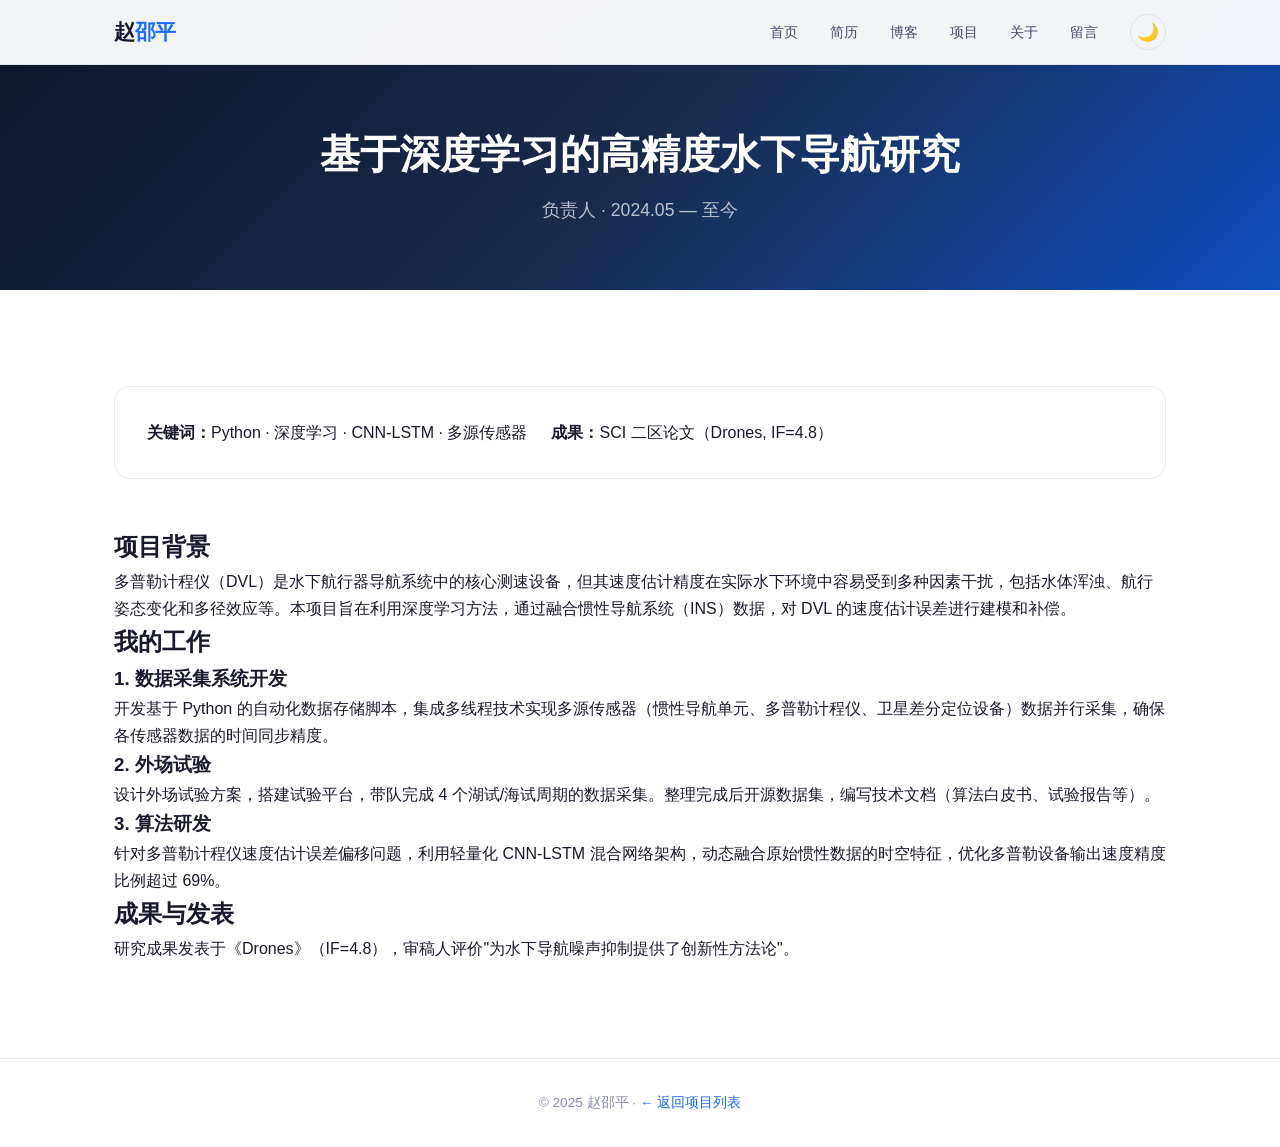
<file: projects/deep-learning-navigation.html>
<!DOCTYPE html>
<html lang="zh-CN">
<head>
  <meta charset="UTF-8">
  <meta name="viewport" content="width=device-width, initial-scale=1.0">
  <title>基于深度学习的高精度水下导航研究 · 赵邵平</title>
  <link rel="stylesheet" href="../css/style.css">
</head>
<body>
  <nav class="navbar">
    <div class="container">
      <a href="/" class="nav-logo">赵<span>邵平</span></a>
      <div class="nav-links" id="nav-links">
        <a href="/">首页</a>
        <a href="../resume.html">简历</a>
        <a href="../blog/">博客</a>
        <a href="./">项目</a>
        <a href="../about.html">关于</a>
        <a href="../guestbook.html">留言</a>
        <button class="theme-toggle" id="theme-toggle">🌙</button>
      </div>
      <button class="hamburger" id="hamburger"><span></span><span></span><span></span></button>
    </div>
  </nav>

  <header class="page-header">
    <div class="container">
      <h1 class="page-title">基于深度学习的高精度水下导航研究</h1>
      <p class="page-subtitle">负责人 · 2024.05 — 至今</p>
    </div>
  </header>

  <section class="section">
    <div class="container project-detail">
      <div class="about-card" style="margin-bottom: var(--space-2xl);">
        <div style="display:flex;flex-wrap:wrap;gap:var(--space-lg);">
          <div><strong>关键词：</strong>Python · 深度学习 · CNN-LSTM · 多源传感器</div>
          <div><strong>成果：</strong>SCI 二区论文（Drones, IF=4.8）</div>
        </div>
      </div>

      <h2>项目背景</h2>
      <p>多普勒计程仪（DVL）是水下航行器导航系统中的核心测速设备，但其速度估计精度在实际水下环境中容易受到多种因素干扰，包括水体浑浊、航行姿态变化和多径效应等。本项目旨在利用深度学习方法，通过融合惯性导航系统（INS）数据，对 DVL 的速度估计误差进行建模和补偿。</p>

      <h2>我的工作</h2>
      <h3>1. 数据采集系统开发</h3>
      <p>开发基于 Python 的自动化数据存储脚本，集成多线程技术实现多源传感器（惯性导航单元、多普勒计程仪、卫星差分定位设备）数据并行采集，确保各传感器数据的时间同步精度。</p>

      <h3>2. 外场试验</h3>
      <p>设计外场试验方案，搭建试验平台，带队完成 4 个湖试/海试周期的数据采集。整理完成后开源数据集，编写技术文档（算法白皮书、试验报告等）。</p>

      <h3>3. 算法研发</h3>
      <p>针对多普勒计程仪速度估计误差偏移问题，利用轻量化 CNN-LSTM 混合网络架构，动态融合原始惯性数据的时空特征，优化多普勒设备输出速度精度比例超过 69%。</p>

      <h2>成果与发表</h2>
      <p>研究成果发表于《Drones》（IF=4.8），审稿人评价"为水下导航噪声抑制提供了创新性方法论"。</p>
    </div>
  </section>

  <footer class="footer">
    <div class="container">
      <p class="footer-text">&copy; 2025 赵邵平 · <a href="./">← 返回项目列表</a></p>
    </div>
  </footer>
  <button class="back-top" id="back-top">↑</button>
  <script src="../js/main.js"></script>
</body>
</html>
</file>
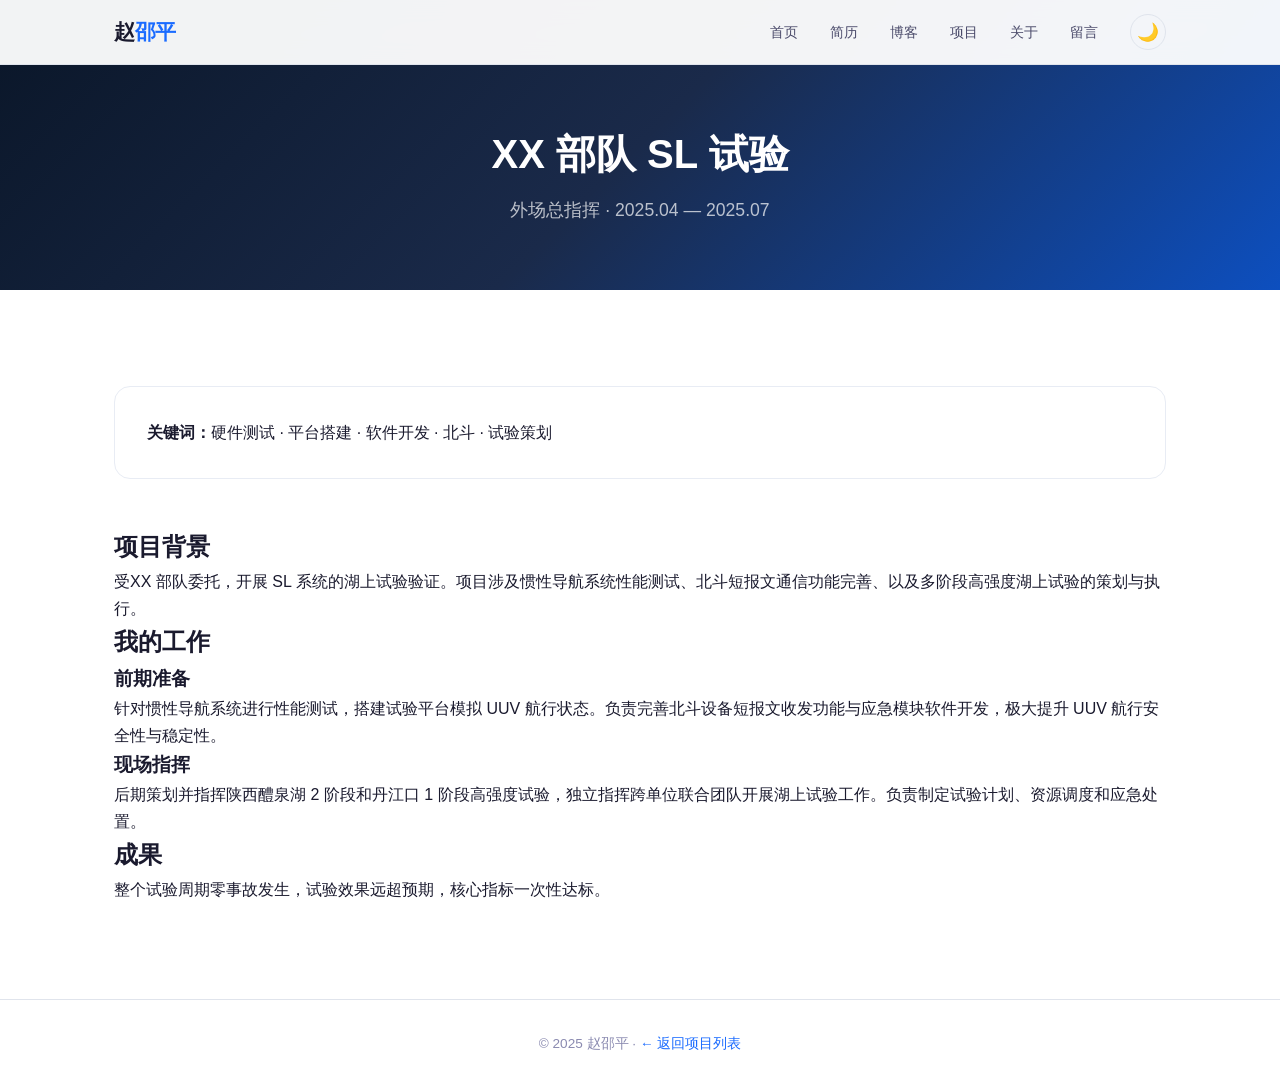
<file: projects/sl-test.html>
<!DOCTYPE html>
<html lang="zh-CN">
<head>
  <meta charset="UTF-8">
  <meta name="viewport" content="width=device-width, initial-scale=1.0">
  <title>XX 部队 SL 试验 · 赵邵平</title>
  <link rel="stylesheet" href="../css/style.css">
</head>
<body>
  <nav class="navbar">
    <div class="container">
      <a href="/" class="nav-logo">赵<span>邵平</span></a>
      <div class="nav-links" id="nav-links">
        <a href="/">首页</a>
        <a href="../resume.html">简历</a>
        <a href="../blog/">博客</a>
        <a href="./">项目</a>
        <a href="../about.html">关于</a>
        <a href="../guestbook.html">留言</a>
        <button class="theme-toggle" id="theme-toggle">🌙</button>
      </div>
      <button class="hamburger" id="hamburger"><span></span><span></span><span></span></button>
    </div>
  </nav>

  <header class="page-header">
    <div class="container">
      <h1 class="page-title">XX 部队 SL 试验</h1>
      <p class="page-subtitle">外场总指挥 · 2025.04 — 2025.07</p>
    </div>
  </header>

  <section class="section">
    <div class="container project-detail">
      <div class="about-card" style="margin-bottom: var(--space-2xl);">
        <div style="display:flex;flex-wrap:wrap;gap:var(--space-lg);">
          <div><strong>关键词：</strong>硬件测试 · 平台搭建 · 软件开发 · 北斗 · 试验策划</div>
        </div>
      </div>

      <h2>项目背景</h2>
      <p>受XX 部队委托，开展 SL 系统的湖上试验验证。项目涉及惯性导航系统性能测试、北斗短报文通信功能完善、以及多阶段高强度湖上试验的策划与执行。</p>

      <h2>我的工作</h2>
      <h3>前期准备</h3>
      <p>针对惯性导航系统进行性能测试，搭建试验平台模拟 UUV 航行状态。负责完善北斗设备短报文收发功能与应急模块软件开发，极大提升 UUV 航行安全性与稳定性。</p>

      <h3>现场指挥</h3>
      <p>后期策划并指挥陕西醴泉湖 2 阶段和丹江口 1 阶段高强度试验，独立指挥跨单位联合团队开展湖上试验工作。负责制定试验计划、资源调度和应急处置。</p>

      <h2>成果</h2>
      <p>整个试验周期零事故发生，试验效果远超预期，核心指标一次性达标。</p>
    </div>
  </section>

  <footer class="footer">
    <div class="container">
      <p class="footer-text">&copy; 2025 赵邵平 · <a href="./">← 返回项目列表</a></p>
    </div>
  </footer>
  <button class="back-top" id="back-top">↑</button>
  <script src="../js/main.js"></script>
</body>
</html>
</file>
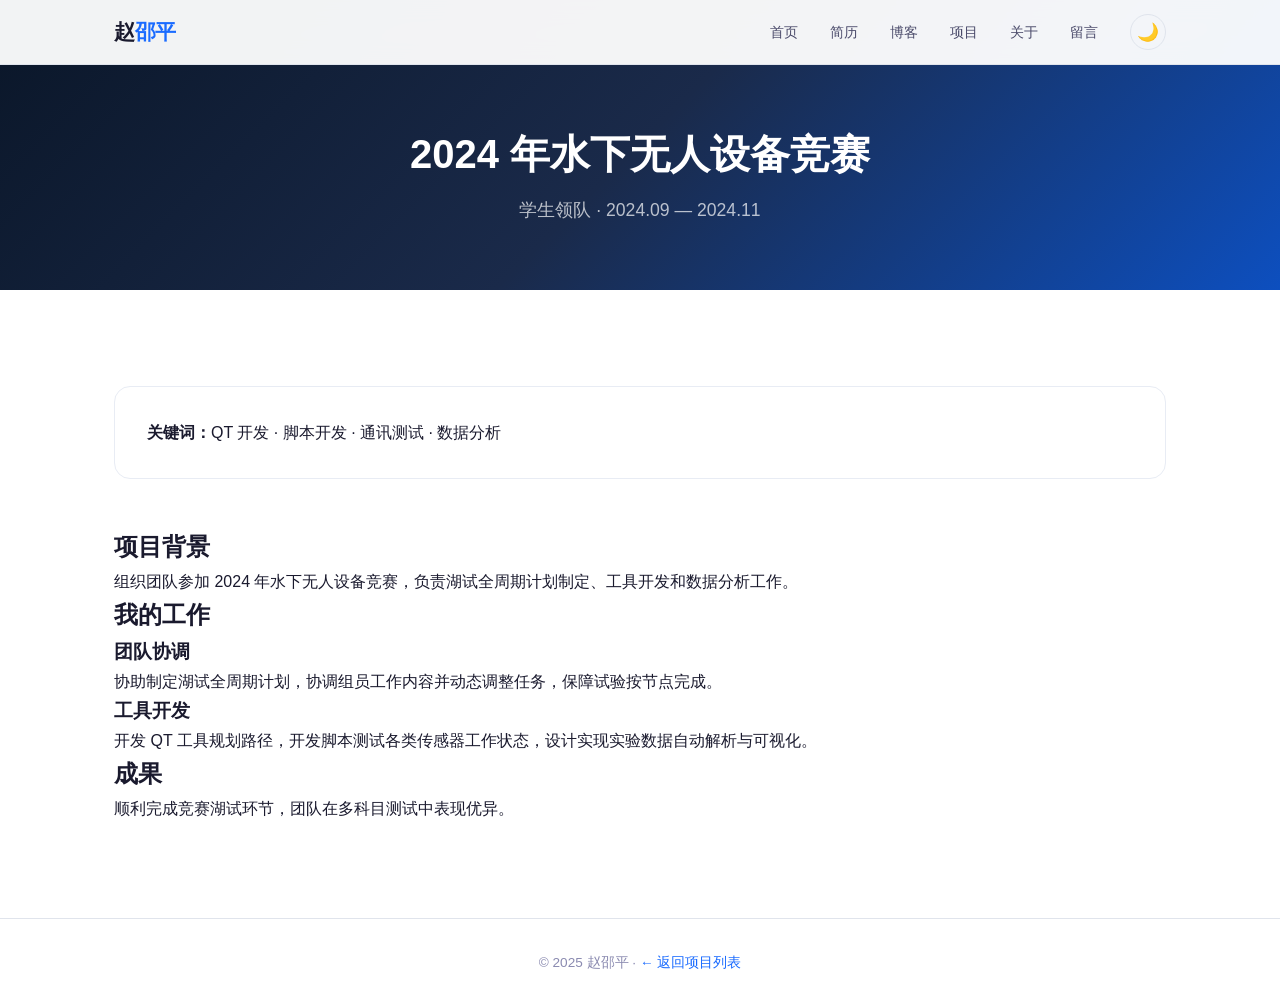
<file: projects/underwater-competition.html>
<!DOCTYPE html>
<html lang="zh-CN">
<head>
  <meta charset="UTF-8">
  <meta name="viewport" content="width=device-width, initial-scale=1.0">
  <title>2024 年水下无人设备竞赛 · 赵邵平</title>
  <link rel="stylesheet" href="../css/style.css">
</head>
<body>
  <nav class="navbar">
    <div class="container">
      <a href="/" class="nav-logo">赵<span>邵平</span></a>
      <div class="nav-links" id="nav-links">
        <a href="/">首页</a>
        <a href="../resume.html">简历</a>
        <a href="../blog/">博客</a>
        <a href="./">项目</a>
        <a href="../about.html">关于</a>
        <a href="../guestbook.html">留言</a>
        <button class="theme-toggle" id="theme-toggle">🌙</button>
      </div>
      <button class="hamburger" id="hamburger"><span></span><span></span><span></span></button>
    </div>
  </nav>

  <header class="page-header">
    <div class="container">
      <h1 class="page-title">2024 年水下无人设备竞赛</h1>
      <p class="page-subtitle">学生领队 · 2024.09 — 2024.11</p>
    </div>
  </header>

  <section class="section">
    <div class="container project-detail">
      <div class="about-card" style="margin-bottom: var(--space-2xl);">
        <div><strong>关键词：</strong>QT 开发 · 脚本开发 · 通讯测试 · 数据分析</div>
      </div>

      <h2>项目背景</h2>
      <p>组织团队参加 2024 年水下无人设备竞赛，负责湖试全周期计划制定、工具开发和数据分析工作。</p>

      <h2>我的工作</h2>
      <h3>团队协调</h3>
      <p>协助制定湖试全周期计划，协调组员工作内容并动态调整任务，保障试验按节点完成。</p>

      <h3>工具开发</h3>
      <p>开发 QT 工具规划路径，开发脚本测试各类传感器工作状态，设计实现实验数据自动解析与可视化。</p>

      <h2>成果</h2>
      <p>顺利完成竞赛湖试环节，团队在多科目测试中表现优异。</p>
    </div>
  </section>

  <footer class="footer">
    <div class="container">
      <p class="footer-text">&copy; 2025 赵邵平 · <a href="./">← 返回项目列表</a></p>
    </div>
  </footer>
  <button class="back-top" id="back-top">↑</button>
  <script src="../js/main.js"></script>
</body>
</html>
</file>
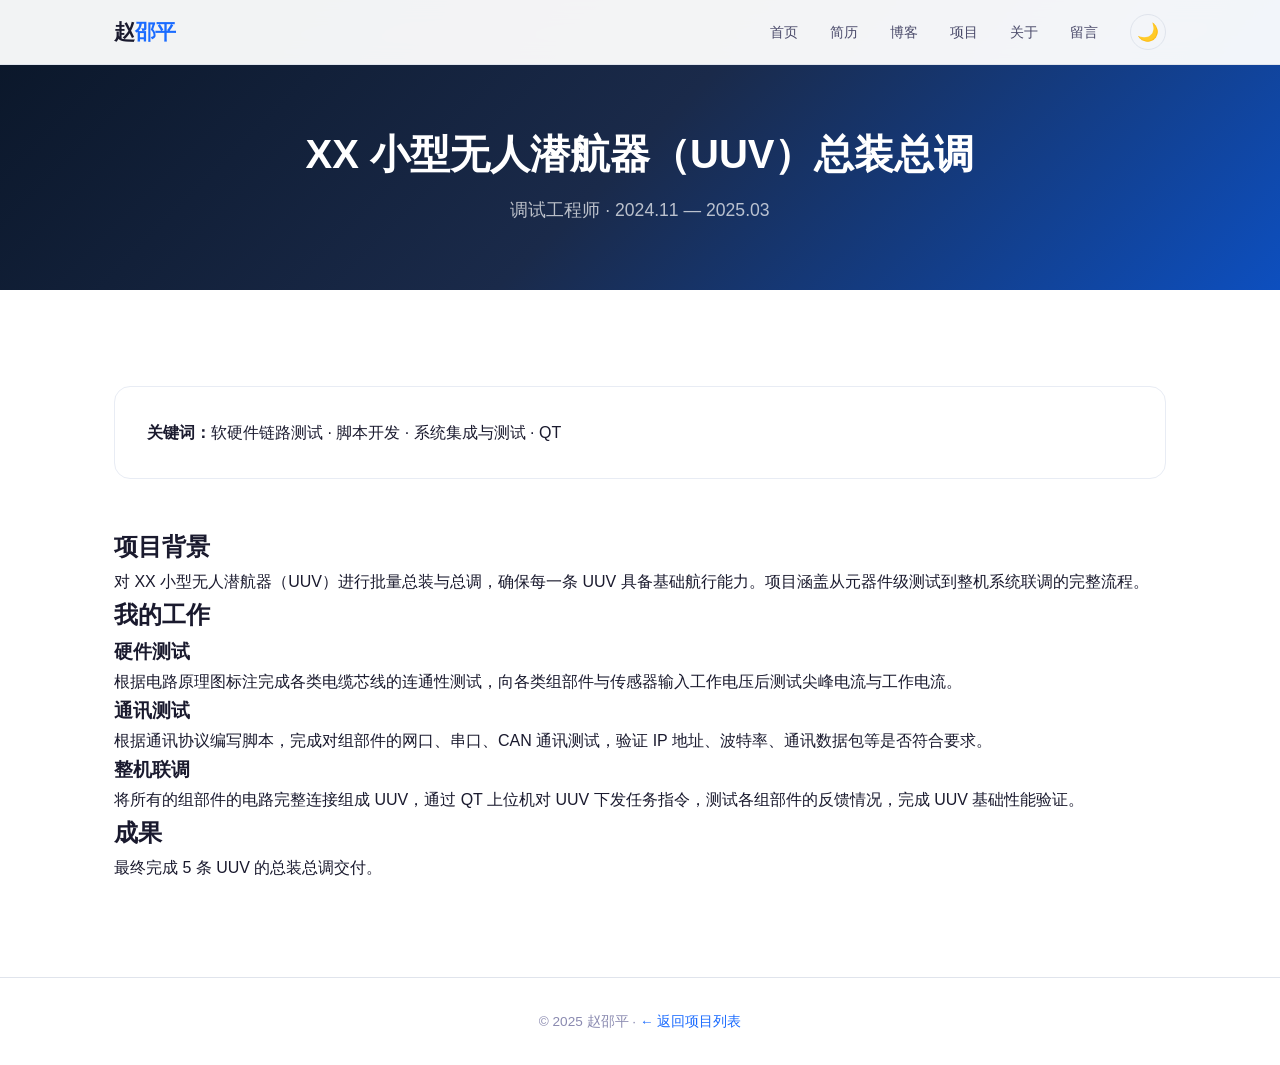
<file: projects/uuv-assembly.html>
<!DOCTYPE html>
<html lang="zh-CN">
<head>
  <meta charset="UTF-8">
  <meta name="viewport" content="width=device-width, initial-scale=1.0">
  <title>XX 小型无人潜航器（UUV）总装总调 · 赵邵平</title>
  <link rel="stylesheet" href="../css/style.css">
</head>
<body>
  <nav class="navbar">
    <div class="container">
      <a href="/" class="nav-logo">赵<span>邵平</span></a>
      <div class="nav-links" id="nav-links">
        <a href="/">首页</a>
        <a href="../resume.html">简历</a>
        <a href="../blog/">博客</a>
        <a href="./">项目</a>
        <a href="../about.html">关于</a>
        <a href="../guestbook.html">留言</a>
        <button class="theme-toggle" id="theme-toggle">🌙</button>
      </div>
      <button class="hamburger" id="hamburger"><span></span><span></span><span></span></button>
    </div>
  </nav>

  <header class="page-header">
    <div class="container">
      <h1 class="page-title">XX 小型无人潜航器（UUV）总装总调</h1>
      <p class="page-subtitle">调试工程师 · 2024.11 — 2025.03</p>
    </div>
  </header>

  <section class="section">
    <div class="container project-detail">
      <div class="about-card" style="margin-bottom: var(--space-2xl);">
        <div><strong>关键词：</strong>软硬件链路测试 · 脚本开发 · 系统集成与测试 · QT</div>
      </div>

      <h2>项目背景</h2>
      <p>对 XX 小型无人潜航器（UUV）进行批量总装与总调，确保每一条 UUV 具备基础航行能力。项目涵盖从元器件级测试到整机系统联调的完整流程。</p>

      <h2>我的工作</h2>
      <h3>硬件测试</h3>
      <p>根据电路原理图标注完成各类电缆芯线的连通性测试，向各类组部件与传感器输入工作电压后测试尖峰电流与工作电流。</p>

      <h3>通讯测试</h3>
      <p>根据通讯协议编写脚本，完成对组部件的网口、串口、CAN 通讯测试，验证 IP 地址、波特率、通讯数据包等是否符合要求。</p>

      <h3>整机联调</h3>
      <p>将所有的组部件的电路完整连接组成 UUV，通过 QT 上位机对 UUV 下发任务指令，测试各组部件的反馈情况，完成 UUV 基础性能验证。</p>

      <h2>成果</h2>
      <p>最终完成 5 条 UUV 的总装总调交付。</p>
    </div>
  </section>

  <footer class="footer">
    <div class="container">
      <p class="footer-text">&copy; 2025 赵邵平 · <a href="./">← 返回项目列表</a></p>
    </div>
  </footer>
  <button class="back-top" id="back-top">↑</button>
  <script src="../js/main.js"></script>
</body>
</html>
</file>
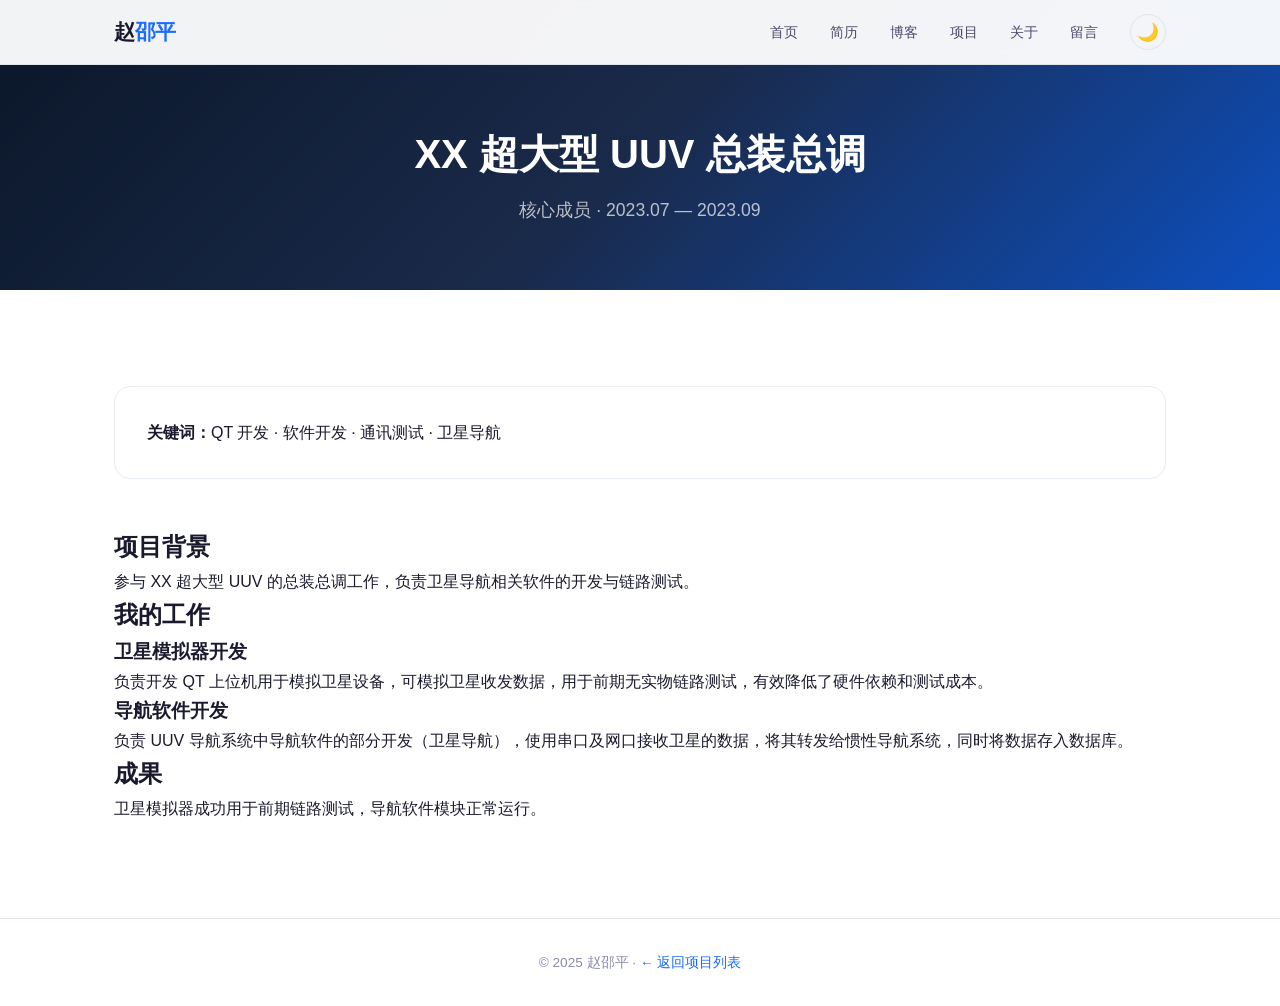
<file: projects/uuv-large-assembly.html>
<!DOCTYPE html>
<html lang="zh-CN">
<head>
  <meta charset="UTF-8">
  <meta name="viewport" content="width=device-width, initial-scale=1.0">
  <title>XX 超大型 UUV 总装总调 · 赵邵平</title>
  <link rel="stylesheet" href="../css/style.css">
</head>
<body>
  <nav class="navbar">
    <div class="container">
      <a href="/" class="nav-logo">赵<span>邵平</span></a>
      <div class="nav-links" id="nav-links">
        <a href="/">首页</a>
        <a href="../resume.html">简历</a>
        <a href="../blog/">博客</a>
        <a href="./">项目</a>
        <a href="../about.html">关于</a>
        <a href="../guestbook.html">留言</a>
        <button class="theme-toggle" id="theme-toggle">🌙</button>
      </div>
      <button class="hamburger" id="hamburger"><span></span><span></span><span></span></button>
    </div>
  </nav>

  <header class="page-header">
    <div class="container">
      <h1 class="page-title">XX 超大型 UUV 总装总调</h1>
      <p class="page-subtitle">核心成员 · 2023.07 — 2023.09</p>
    </div>
  </header>

  <section class="section">
    <div class="container project-detail">
      <div class="about-card" style="margin-bottom: var(--space-2xl);">
        <div><strong>关键词：</strong>QT 开发 · 软件开发 · 通讯测试 · 卫星导航</div>
      </div>

      <h2>项目背景</h2>
      <p>参与 XX 超大型 UUV 的总装总调工作，负责卫星导航相关软件的开发与链路测试。</p>

      <h2>我的工作</h2>
      <h3>卫星模拟器开发</h3>
      <p>负责开发 QT 上位机用于模拟卫星设备，可模拟卫星收发数据，用于前期无实物链路测试，有效降低了硬件依赖和测试成本。</p>

      <h3>导航软件开发</h3>
      <p>负责 UUV 导航系统中导航软件的部分开发（卫星导航），使用串口及网口接收卫星的数据，将其转发给惯性导航系统，同时将数据存入数据库。</p>

      <h2>成果</h2>
      <p>卫星模拟器成功用于前期链路测试，导航软件模块正常运行。</p>
    </div>
  </section>

  <footer class="footer">
    <div class="container">
      <p class="footer-text">&copy; 2025 赵邵平 · <a href="./">← 返回项目列表</a></p>
    </div>
  </footer>
  <button class="back-top" id="back-top">↑</button>
  <script src="../js/main.js"></script>
</body>
</html>
</file>
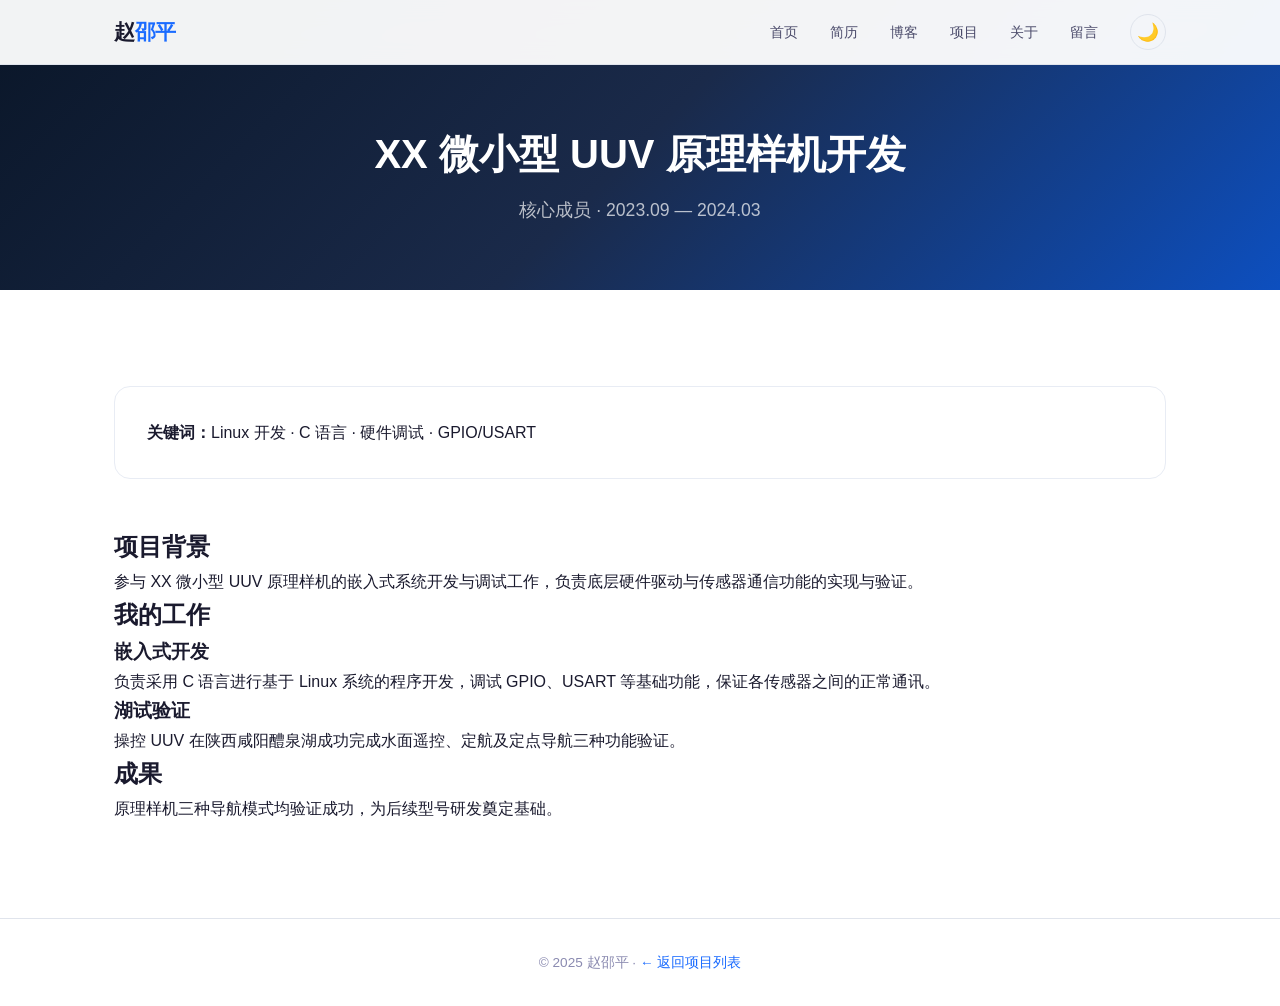
<file: projects/uuv-prototype.html>
<!DOCTYPE html>
<html lang="zh-CN">
<head>
  <meta charset="UTF-8">
  <meta name="viewport" content="width=device-width, initial-scale=1.0">
  <title>XX 微小型 UUV 原理样机开发 · 赵邵平</title>
  <link rel="stylesheet" href="../css/style.css">
</head>
<body>
  <nav class="navbar">
    <div class="container">
      <a href="/" class="nav-logo">赵<span>邵平</span></a>
      <div class="nav-links" id="nav-links">
        <a href="/">首页</a>
        <a href="../resume.html">简历</a>
        <a href="../blog/">博客</a>
        <a href="./">项目</a>
        <a href="../about.html">关于</a>
        <a href="../guestbook.html">留言</a>
        <button class="theme-toggle" id="theme-toggle">🌙</button>
      </div>
      <button class="hamburger" id="hamburger"><span></span><span></span><span></span></button>
    </div>
  </nav>

  <header class="page-header">
    <div class="container">
      <h1 class="page-title">XX 微小型 UUV 原理样机开发</h1>
      <p class="page-subtitle">核心成员 · 2023.09 — 2024.03</p>
    </div>
  </header>

  <section class="section">
    <div class="container project-detail">
      <div class="about-card" style="margin-bottom: var(--space-2xl);">
        <div><strong>关键词：</strong>Linux 开发 · C 语言 · 硬件调试 · GPIO/USART</div>
      </div>

      <h2>项目背景</h2>
      <p>参与 XX 微小型 UUV 原理样机的嵌入式系统开发与调试工作，负责底层硬件驱动与传感器通信功能的实现与验证。</p>

      <h2>我的工作</h2>
      <h3>嵌入式开发</h3>
      <p>负责采用 C 语言进行基于 Linux 系统的程序开发，调试 GPIO、USART 等基础功能，保证各传感器之间的正常通讯。</p>

      <h3>湖试验证</h3>
      <p>操控 UUV 在陕西咸阳醴泉湖成功完成水面遥控、定航及定点导航三种功能验证。</p>

      <h2>成果</h2>
      <p>原理样机三种导航模式均验证成功，为后续型号研发奠定基础。</p>
    </div>
  </section>

  <footer class="footer">
    <div class="container">
      <p class="footer-text">&copy; 2025 赵邵平 · <a href="./">← 返回项目列表</a></p>
    </div>
  </footer>
  <button class="back-top" id="back-top">↑</button>
  <script src="../js/main.js"></script>
</body>
</html>
</file>
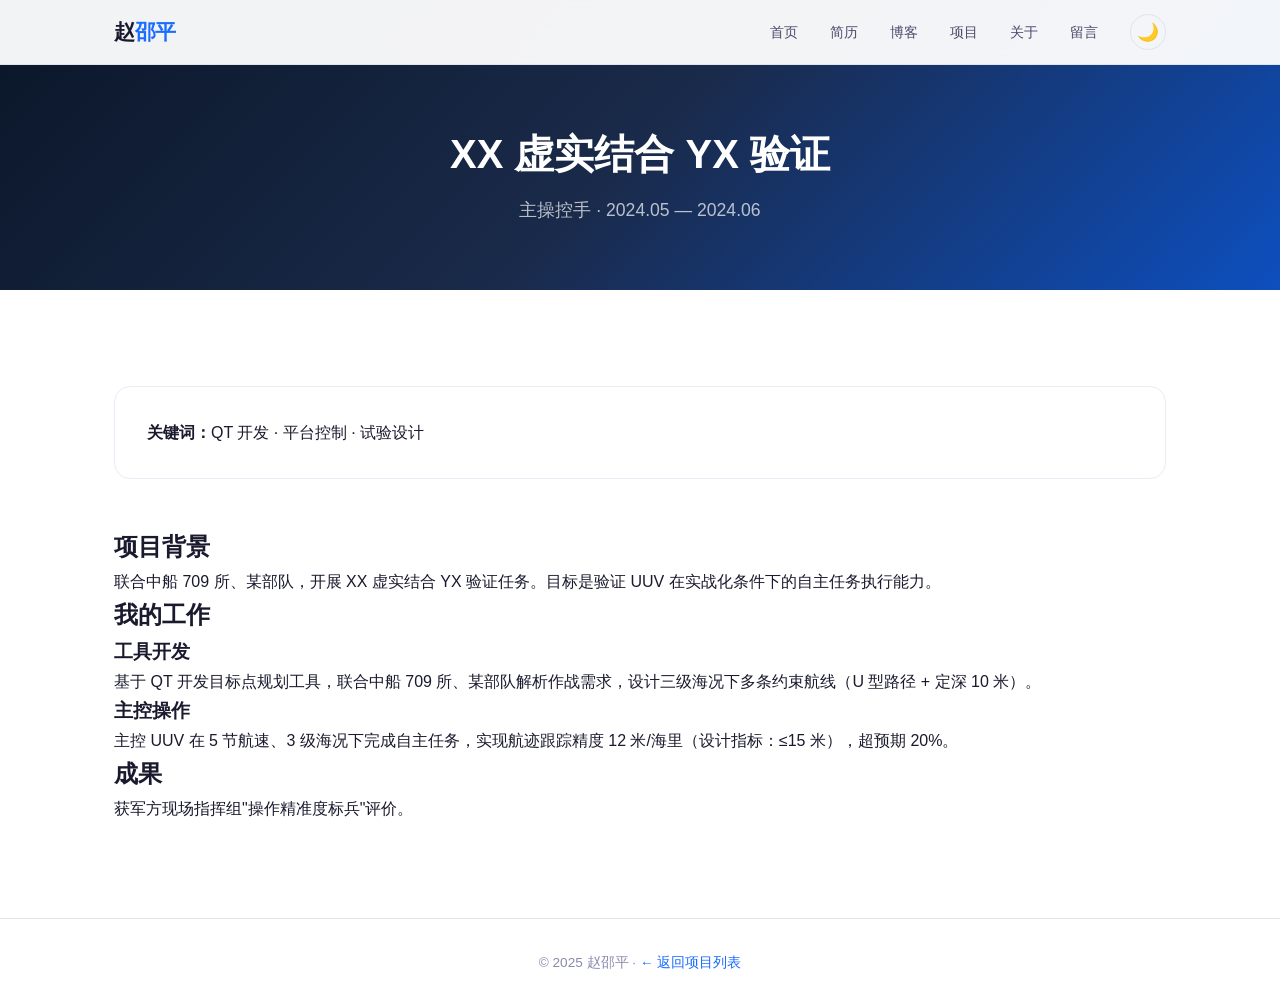
<file: projects/yx-validation.html>
<!DOCTYPE html>
<html lang="zh-CN">
<head>
  <meta charset="UTF-8">
  <meta name="viewport" content="width=device-width, initial-scale=1.0">
  <title>XX 虚实结合 YX 验证 · 赵邵平</title>
  <link rel="stylesheet" href="../css/style.css">
</head>
<body>
  <nav class="navbar">
    <div class="container">
      <a href="/" class="nav-logo">赵<span>邵平</span></a>
      <div class="nav-links" id="nav-links">
        <a href="/">首页</a>
        <a href="../resume.html">简历</a>
        <a href="../blog/">博客</a>
        <a href="./">项目</a>
        <a href="../about.html">关于</a>
        <a href="../guestbook.html">留言</a>
        <button class="theme-toggle" id="theme-toggle">🌙</button>
      </div>
      <button class="hamburger" id="hamburger"><span></span><span></span><span></span></button>
    </div>
  </nav>

  <header class="page-header">
    <div class="container">
      <h1 class="page-title">XX 虚实结合 YX 验证</h1>
      <p class="page-subtitle">主操控手 · 2024.05 — 2024.06</p>
    </div>
  </header>

  <section class="section">
    <div class="container project-detail">
      <div class="about-card" style="margin-bottom: var(--space-2xl);">
        <div><strong>关键词：</strong>QT 开发 · 平台控制 · 试验设计</div>
      </div>

      <h2>项目背景</h2>
      <p>联合中船 709 所、某部队，开展 XX 虚实结合 YX 验证任务。目标是验证 UUV 在实战化条件下的自主任务执行能力。</p>

      <h2>我的工作</h2>
      <h3>工具开发</h3>
      <p>基于 QT 开发目标点规划工具，联合中船 709 所、某部队解析作战需求，设计三级海况下多条约束航线（U 型路径 + 定深 10 米）。</p>

      <h3>主控操作</h3>
      <p>主控 UUV 在 5 节航速、3 级海况下完成自主任务，实现航迹跟踪精度 12 米/海里（设计指标：≤15 米），超预期 20%。</p>

      <h2>成果</h2>
      <p>获军方现场指挥组"操作精准度标兵"评价。</p>
    </div>
  </section>

  <footer class="footer">
    <div class="container">
      <p class="footer-text">&copy; 2025 赵邵平 · <a href="./">← 返回项目列表</a></p>
    </div>
  </footer>
  <button class="back-top" id="back-top">↑</button>
  <script src="../js/main.js"></script>
</body>
</html>
</file>
<file: css/style.css>
/* ============================================
   zhaosp.com · 赵邵平个人门户
   科技蓝主题 · 深色/浅色模式
   ============================================ */

/* ---------- CSS Variables / Color System ---------- */
:root {
  /* 科技蓝主色系 */
  --primary: #1a6bff;
  --primary-dark: #0d4fbf;
  --primary-light: #4a8bff;
  --accent: #00d4ff;
  --accent-dark: #00a8cc;

  /* 浅色模式 */
  --bg-primary: #ffffff;
  --bg-secondary: #f5f7fa;
  --bg-card: #ffffff;
  --text-primary: #1a1a2e;
  --text-secondary: #4a4a6a;
  --text-muted: #8a8ab0;
  --border: #e0e4ec;
  --shadow: rgba(0, 0, 0, 0.08);
  --shadow-hover: rgba(0, 0, 0, 0.15);
  --nav-bg: rgba(255, 255, 255, 0.95);
  --card-border: #e8ecf4;

  /* 渐变 */
  --gradient-hero: linear-gradient(135deg, #0a1628 0%, #1a2a4a 50%, #0d4fbf 100%);
  --gradient-card: linear-gradient(135deg, var(--primary) 0%, var(--accent) 100%);

  /* 字体 */
  --font-sans: -apple-system, BlinkMacSystemFont, "Segoe UI", "PingFang SC", "Microsoft YaHei", sans-serif;
  --font-mono: "SF Mono", "Fira Code", "Consolas", monospace;

  /* 间距 */
  --space-xs: 0.25rem;
  --space-sm: 0.5rem;
  --space-md: 1rem;
  --space-lg: 1.5rem;
  --space-xl: 2rem;
  --space-2xl: 3rem;
  --space-3xl: 4rem;
  --space-4xl: 6rem;

  /* 圆角 */
  --radius-sm: 6px;
  --radius-md: 10px;
  --radius-lg: 16px;
  --radius-full: 50%;

  /* 动画 */
  --transition: 0.3s ease;
  --transition-slow: 0.5s ease;
}

/* ---------- Dark Mode ---------- */
[data-theme="dark"] {
  --bg-primary: #0a1628;
  --bg-secondary: #0f1f3a;
  --bg-card: #122244;
  --text-primary: #e8ecf4;
  --text-secondary: #a0b0d0;
  --text-muted: #607090;
  --border: #1e3050;
  --shadow: rgba(0, 0, 0, 0.3);
  --shadow-hover: rgba(0, 0, 0, 0.5);
  --nav-bg: rgba(10, 22, 40, 0.95);
  --card-border: #1e3050;
  --gradient-hero: linear-gradient(135deg, #050e1a 0%, #0a1628 50%, #0a2a5a 100%);
}

@media (prefers-color-scheme: dark) {
  :root:not([data-theme="light"]) {
    --bg-primary: #0a1628;
    --bg-secondary: #0f1f3a;
    --bg-card: #122244;
    --text-primary: #e8ecf4;
    --text-secondary: #a0b0d0;
    --text-muted: #607090;
    --border: #1e3050;
    --shadow: rgba(0, 0, 0, 0.3);
    --shadow-hover: rgba(0, 0, 0, 0.5);
    --nav-bg: rgba(10, 22, 40, 0.95);
    --card-border: #1e3050;
    --gradient-hero: linear-gradient(135deg, #050e1a 0%, #0a1628 50%, #0a2a5a 100%);
  }
}

/* ---------- Reset & Base ---------- */
*, *::before, *::after {
  margin: 0;
  padding: 0;
  box-sizing: border-box;
}

html {
  scroll-behavior: smooth;
  font-size: 16px;
}

body {
  font-family: var(--font-sans);
  background-color: var(--bg-primary);
  color: var(--text-primary);
  line-height: 1.7;
  transition: background-color var(--transition), color var(--transition);
}

a {
  color: var(--primary);
  text-decoration: none;
  transition: color var(--transition);
}

a:hover {
  color: var(--accent);
}

img {
  max-width: 100%;
  height: auto;
}

ul { list-style: none; }

.container {
  max-width: 1100px;
  margin: 0 auto;
  padding: 0 var(--space-lg);
}

.section {
  padding: var(--space-4xl) 0;
}

.section-title {
  font-size: 2rem;
  font-weight: 700;
  margin-bottom: var(--space-2xl);
  text-align: center;
  color: var(--text-primary);
}

.section-title::after {
  content: '';
  display: block;
  width: 60px;
  height: 3px;
  background: var(--gradient-card);
  margin: var(--space-sm) auto 0;
  border-radius: 2px;
}

/* ---------- Navigation ---------- */
.navbar {
  position: fixed;
  top: 0;
  left: 0;
  right: 0;
  z-index: 1000;
  background: var(--nav-bg);
  backdrop-filter: blur(12px);
  -webkit-backdrop-filter: blur(12px);
  border-bottom: 1px solid var(--border);
  transition: background var(--transition), border-color var(--transition);
}

.navbar .container {
  display: flex;
  align-items: center;
  justify-content: space-between;
  height: 64px;
}

.nav-logo {
  font-size: 1.3rem;
  font-weight: 700;
  color: var(--text-primary);
  letter-spacing: -0.5px;
}

.nav-logo span {
  color: var(--primary);
}

.nav-links {
  display: flex;
  align-items: center;
  gap: var(--space-xl);
}

.nav-links a {
  color: var(--text-secondary);
  font-size: 0.9rem;
  font-weight: 500;
  position: relative;
  padding: 4px 0;
}

.nav-links a::after {
  content: '';
  position: absolute;
  bottom: -2px;
  left: 0;
  width: 0;
  height: 2px;
  background: var(--primary);
  transition: width var(--transition);
}

.nav-links a:hover::after,
.nav-links a.active::after {
  width: 100%;
}

.nav-links a:hover,
.nav-links a.active {
  color: var(--primary);
}

/* 深色模式切换按钮 */
.theme-toggle {
  background: none;
  border: 1px solid var(--border);
  border-radius: var(--radius-full);
  width: 36px;
  height: 36px;
  display: flex;
  align-items: center;
  justify-content: center;
  cursor: pointer;
  font-size: 1.1rem;
  color: var(--text-secondary);
  transition: all var(--transition);
}

.theme-toggle:hover {
  border-color: var(--primary);
  color: var(--primary);
}

/* 汉堡菜单 */
.hamburger {
  display: none;
  flex-direction: column;
  gap: 5px;
  cursor: pointer;
  background: none;
  border: none;
  padding: 4px;
}

.hamburger span {
  display: block;
  width: 24px;
  height: 2px;
  background: var(--text-primary);
  border-radius: 2px;
  transition: all var(--transition);
}

.hamburger.active span:nth-child(1) {
  transform: rotate(45deg) translate(5px, 5px);
}

.hamburger.active span:nth-child(2) {
  opacity: 0;
}

.hamburger.active span:nth-child(3) {
  transform: rotate(-45deg) translate(5px, -5px);
}

/* ---------- Hero Section ---------- */
.hero {
  min-height: 100vh;
  display: flex;
  align-items: center;
  background: var(--gradient-hero);
  padding-top: 64px;
  position: relative;
  overflow: hidden;
}

.hero::before {
  content: '';
  position: absolute;
  top: -50%;
  right: -20%;
  width: 600px;
  height: 600px;
  background: radial-gradient(circle, rgba(26, 107, 255, 0.1) 0%, transparent 70%);
  pointer-events: none;
}

.hero::after {
  content: '';
  position: absolute;
  bottom: -30%;
  left: -10%;
  width: 400px;
  height: 400px;
  background: radial-gradient(circle, rgba(0, 212, 255, 0.08) 0%, transparent 70%);
  pointer-events: none;
}

.hero-content {
  position: relative;
  z-index: 1;
  text-align: center;
}

.hero-avatar {
  margin-bottom: var(--space-lg);
}

.hero-avatar img {
  width: 140px;
  height: 180px;
  object-fit: cover;
  border: 3px solid rgba(255, 255, 255, 0.3);
  box-shadow: 0 4px 20px rgba(0, 0, 0, 0.3);
  transition: transform var(--transition), border-color var(--transition);
}

.hero-avatar img:hover {
  transform: scale(1.05);
  border-color: var(--accent);
}

.hero-name {
  font-size: 3.5rem;
  font-weight: 800;
  color: #ffffff;
  margin-bottom: var(--space-md);
  letter-spacing: -1px;
}

.hero-name span {
  color: var(--accent);
}

.hero-title {
  font-size: 1.3rem;
  color: rgba(255, 255, 255, 0.8);
  margin-bottom: var(--space-xl);
  font-weight: 400;
}

.hero-tags {
  display: flex;
  justify-content: center;
  gap: var(--space-md);
  flex-wrap: wrap;
  margin-bottom: var(--space-2xl);
}

.hero-tag {
  display: inline-block;
  padding: 6px 18px;
  border: 1px solid rgba(255, 255, 255, 0.2);
  border-radius: 20px;
  color: rgba(255, 255, 255, 0.85);
  font-size: 0.85rem;
  transition: all var(--transition);
}

.hero-tag:hover {
  border-color: var(--accent);
  color: var(--accent);
  transform: translateY(-2px);
}

.scroll-indicator {
  position: absolute;
  bottom: 2rem;
  left: 50%;
  transform: translateX(-50%);
  display: flex;
  flex-direction: column;
  align-items: center;
  gap: 8px;
  color: rgba(255, 255, 255, 0.4);
  font-size: 0.8rem;
  animation: bounce 2s infinite;
}

.scroll-indicator .arrow {
  width: 20px;
  height: 20px;
  border-right: 2px solid rgba(255, 255, 255, 0.4);
  border-bottom: 2px solid rgba(255, 255, 255, 0.4);
  transform: rotate(45deg);
}

@keyframes bounce {
  0%, 100% { transform: translateX(-50%) translateY(0); }
  50% { transform: translateX(-50%) translateY(8px); }
}

/* ---------- Stats Cards ---------- */
.stats-grid {
  display: grid;
  grid-template-columns: repeat(4, 1fr);
  gap: var(--space-lg);
}

.stat-card {
  background: var(--bg-card);
  border: 1px solid var(--card-border);
  border-radius: var(--radius-lg);
  padding: var(--space-xl);
  text-align: center;
  transition: all var(--transition);
  box-shadow: 0 2px 8px var(--shadow);
}

.stat-card:hover {
  transform: translateY(-4px);
  box-shadow: 0 8px 24px var(--shadow-hover);
  border-color: var(--primary);
}

.stat-number {
  font-size: 2.2rem;
  font-weight: 800;
  background: var(--gradient-card);
  -webkit-background-clip: text;
  -webkit-text-fill-color: transparent;
  background-clip: text;
  line-height: 1.2;
}

.stat-label {
  font-size: 0.85rem;
  color: var(--text-secondary);
  margin-top: var(--space-sm);
  line-height: 1.4;
}

.stat-sub {
  font-size: 0.75rem;
  color: var(--text-muted);
  margin-top: var(--space-xs);
}

/* ---------- Skills ---------- */
.skills-cloud {
  display: flex;
  flex-wrap: wrap;
  justify-content: center;
  gap: var(--space-md);
  max-width: 700px;
  margin: 0 auto;
}

.skill-tag {
  display: inline-block;
  padding: 8px 20px;
  background: var(--bg-card);
  border: 1px solid var(--card-border);
  border-radius: 20px;
  color: var(--text-secondary);
  font-size: 0.9rem;
  transition: all var(--transition);
  cursor: default;
}

.skill-tag:hover {
  border-color: var(--primary);
  color: var(--primary);
  transform: translateY(-2px);
  box-shadow: 0 4px 12px rgba(26, 107, 255, 0.15);
}

/* ---------- Featured Projects ---------- */
.projects-grid {
  display: grid;
  grid-template-columns: repeat(2, 1fr);
  gap: var(--space-lg);
}

.project-card {
  background: var(--bg-card);
  border: 1px solid var(--card-border);
  border-radius: var(--radius-lg);
  padding: var(--space-xl);
  transition: all var(--transition);
  box-shadow: 0 2px 8px var(--shadow);
}

.project-card:hover {
  transform: translateY(-4px);
  box-shadow: 0 8px 24px var(--shadow-hover);
  border-color: var(--primary);
}

.project-card-title {
  font-size: 1.1rem;
  font-weight: 700;
  color: var(--text-primary);
  margin-bottom: var(--space-sm);
}

.project-card-role {
  display: inline-block;
  font-size: 0.8rem;
  color: var(--primary);
  font-weight: 600;
  margin-bottom: var(--space-md);
}

.project-card-desc {
  font-size: 0.9rem;
  color: var(--text-secondary);
  line-height: 1.6;
  margin-bottom: var(--space-md);
}

.project-card-tags {
  display: flex;
  flex-wrap: wrap;
  gap: var(--space-sm);
}

.project-card-tags span {
  padding: 3px 10px;
  background: rgba(26, 107, 255, 0.08);
  border-radius: 12px;
  font-size: 0.75rem;
  color: var(--primary);
}

.project-card-link {
  display: inline-block;
  margin-top: var(--space-md);
  font-size: 0.9rem;
  font-weight: 600;
  color: var(--primary);
}

.project-card-link:hover {
  color: var(--accent);
}

/* ---------- Contact Section ---------- */
.contact-section {
  background: var(--bg-secondary);
  text-align: center;
}

.contact-links {
  display: flex;
  justify-content: center;
  gap: var(--space-2xl);
  flex-wrap: wrap;
  margin-top: var(--space-xl);
}

.contact-item {
  display: flex;
  align-items: center;
  gap: var(--space-sm);
  padding: var(--space-md) var(--space-lg);
  background: var(--bg-card);
  border: 1px solid var(--card-border);
  border-radius: var(--radius-md);
  transition: all var(--transition);
}

.contact-item:hover {
  border-color: var(--primary);
  transform: translateY(-2px);
  box-shadow: 0 4px 12px var(--shadow);
}

.contact-icon {
  font-size: 1.3rem;
}

.contact-text {
  font-size: 0.9rem;
  color: var(--text-primary);
}

/* ---------- Footer ---------- */
.footer {
  padding: var(--space-xl) 0;
  border-top: 1px solid var(--border);
  text-align: center;
}

.footer-text {
  font-size: 0.85rem;
  color: var(--text-muted);
}

/* ---------- Page Header ---------- */
.page-header {
  padding: 120px 0 var(--space-3xl);
  background: var(--gradient-hero);
  text-align: center;
}

.page-title {
  font-size: 2.5rem;
  font-weight: 800;
  color: #ffffff;
}

.page-subtitle {
  font-size: 1.1rem;
  color: rgba(255, 255, 255, 0.7);
  margin-top: var(--space-sm);
}

/* ---------- Timeline (Resume Page) ---------- */
.timeline {
  position: relative;
  padding-left: 30px;
}

.timeline::before {
  content: '';
  position: absolute;
  left: 8px;
  top: 0;
  bottom: 0;
  width: 2px;
  background: var(--border);
}

.timeline-item {
  position: relative;
  margin-bottom: var(--space-2xl);
}

.timeline-item::before {
  content: '';
  position: absolute;
  left: -26px;
  top: 6px;
  width: 12px;
  height: 12px;
  border-radius: 50%;
  background: var(--primary);
  border: 2px solid var(--bg-primary);
}

.timeline-header {
  display: flex;
  justify-content: space-between;
  align-items: flex-start;
  flex-wrap: wrap;
  gap: var(--space-sm);
  margin-bottom: var(--space-sm);
}

.timeline-title {
  font-size: 1.15rem;
  font-weight: 700;
  color: var(--text-primary);
}

.timeline-meta {
  font-size: 0.85rem;
  color: var(--primary);
  font-weight: 600;
}

.timeline-date {
  font-size: 0.85rem;
  color: var(--text-muted);
  font-weight: 400;
}

.timeline-org {
  font-size: 0.9rem;
  color: var(--text-secondary);
  margin-bottom: var(--space-md);
}

.timeline-details {
  font-size: 0.9rem;
  color: var(--text-secondary);
  line-height: 1.7;
}

.timeline-details ul {
  list-style: disc;
  padding-left: var(--space-lg);
  margin-top: var(--space-sm);
}

.timeline-details li {
  margin-bottom: var(--space-sm);
}

.timeline-tags {
  display: flex;
  flex-wrap: wrap;
  gap: var(--space-sm);
  margin-top: var(--space-md);
}

.timeline-tags span {
  padding: 3px 10px;
  background: rgba(26, 107, 255, 0.08);
  border-radius: 12px;
  font-size: 0.75rem;
  color: var(--primary);
}

/* ---------- Skills Grid (Resume) ---------- */
.skills-category {
  margin-bottom: var(--space-xl);
}

.skills-category-title {
  font-size: 1.1rem;
  font-weight: 600;
  color: var(--primary);
  margin-bottom: var(--space-md);
  display: flex;
  align-items: center;
  gap: var(--space-sm);
}

.skills-items {
  display: flex;
  flex-wrap: wrap;
  gap: var(--space-sm);
}

/* ---------- About Cards ---------- */
.about-card {
  background: var(--bg-card);
  border: 1px solid var(--card-border);
  border-radius: var(--radius-lg);
  padding: var(--space-xl);
  margin-bottom: var(--space-lg);
  transition: all var(--transition);
}

.about-card:hover {
  border-color: var(--primary);
  box-shadow: 0 4px 16px var(--shadow);
}

.about-card-title {
  font-size: 1.15rem;
  font-weight: 700;
  color: var(--text-primary);
  margin-bottom: var(--space-sm);
}

.about-card-desc {
  font-size: 0.9rem;
  color: var(--text-secondary);
  line-height: 1.7;
}

/* ---------- Blog List ---------- */
.blog-grid {
  display: grid;
  grid-template-columns: repeat(2, 1fr);
  gap: var(--space-lg);
}

.blog-card {
  background: var(--bg-card);
  border: 1px solid var(--card-border);
  border-radius: var(--radius-lg);
  padding: var(--space-xl);
  transition: all var(--transition);
  cursor: pointer;
}

.blog-card:hover {
  transform: translateY(-4px);
  box-shadow: 0 8px 24px var(--shadow-hover);
  border-color: var(--primary);
}

.blog-card-date {
  font-size: 0.8rem;
  color: var(--text-muted);
  margin-bottom: var(--space-sm);
}

.blog-card-title {
  font-size: 1.15rem;
  font-weight: 700;
  color: var(--text-primary);
  margin-bottom: var(--space-sm);
}

.blog-card-excerpt {
  font-size: 0.9rem;
  color: var(--text-secondary);
  line-height: 1.6;
}

.blog-card-tags {
  display: flex;
  flex-wrap: wrap;
  gap: var(--space-sm);
  margin-top: var(--space-md);
}

.blog-card-tags span {
  padding: 3px 10px;
  background: rgba(26, 107, 255, 0.08);
  border-radius: 12px;
  font-size: 0.75rem;
  color: var(--primary);
}

/* ---------- Blog Post Content ---------- */
.blog-post {
  max-width: 760px;
  margin: 0 auto;
}

.blog-post-header {
  margin-bottom: var(--space-2xl);
}

.blog-post-title {
  font-size: 2rem;
  font-weight: 800;
  color: var(--text-primary);
  margin-bottom: var(--space-md);
}

.blog-post-meta {
  font-size: 0.9rem;
  color: var(--text-muted);
  display: flex;
  gap: var(--space-lg);
}

.blog-post-content {
  font-size: 1rem;
  color: var(--text-primary);
  line-height: 1.8;
}

.blog-post-content h2 {
  font-size: 1.5rem;
  font-weight: 700;
  margin-top: var(--space-2xl);
  margin-bottom: var(--space-md);
}

.blog-post-content h3 {
  font-size: 1.2rem;
  font-weight: 600;
  margin-top: var(--space-xl);
  margin-bottom: var(--space-md);
}

.blog-post-content p {
  margin-bottom: var(--space-lg);
}

.blog-post-content ul,
.blog-post-content ol {
  margin-bottom: var(--space-lg);
  padding-left: var(--space-xl);
}

.blog-post-content li {
  margin-bottom: var(--space-sm);
}

.blog-post-content code {
  font-family: var(--font-mono);
  background: rgba(26, 107, 255, 0.08);
  padding: 2px 6px;
  border-radius: 4px;
  font-size: 0.9em;
}

.blog-post-content pre {
  background: #1a1a2e;
  color: #e8ecf4;
  padding: var(--space-lg);
  border-radius: var(--radius-md);
  overflow-x: auto;
  margin-bottom: var(--space-lg);
}

.blog-post-content pre code {
  background: none;
  padding: 0;
}

.blog-post-content blockquote {
  border-left: 3px solid var(--primary);
  padding-left: var(--space-lg);
  margin: var(--space-lg) 0;
  color: var(--text-secondary);
  font-style: italic;
}

.blog-post-content img {
  border-radius: var(--radius-md);
  margin: var(--space-lg) 0;
}

/* ---------- Back to Top ---------- */
.back-top {
  position: fixed;
  bottom: 2rem;
  right: 2rem;
  width: 44px;
  height: 44px;
  border-radius: var(--radius-full);
  background: var(--primary);
  color: white;
  border: none;
  font-size: 1.2rem;
  cursor: pointer;
  opacity: 0;
  visibility: hidden;
  transition: all var(--transition);
  z-index: 999;
  box-shadow: 0 4px 12px rgba(26, 107, 255, 0.3);
}

.back-top.visible {
  opacity: 1;
  visibility: visible;
}

.back-top:hover {
  transform: translateY(-3px);
  box-shadow: 0 6px 16px rgba(26, 107, 255, 0.4);
}

/* ---------- Responsive ---------- */
@media (max-width: 768px) {
  .hamburger {
    display: flex;
  }

  .nav-links {
    position: fixed;
    top: 64px;
    left: 0;
    right: 0;
    flex-direction: column;
    background: var(--nav-bg);
    backdrop-filter: blur(12px);
    padding: var(--space-lg);
    gap: var(--space-md);
    border-bottom: 1px solid var(--border);
    transform: translateY(-100%);
    opacity: 0;
    pointer-events: none;
    transition: all var(--transition);
  }

  .nav-links.open {
    transform: translateY(0);
    opacity: 1;
    pointer-events: all;
  }

  .hero-avatar img {
    width: 100px;
    height: 130px;
  }

  .hero-name {
    font-size: 2.2rem;
  }

  .hero-title {
    font-size: 1rem;
  }

  .stats-grid {
    grid-template-columns: repeat(2, 1fr);
  }

  .projects-grid,
  .blog-grid {
    grid-template-columns: 1fr;
  }

  .section-title {
    font-size: 1.5rem;
  }

  .contact-links {
    flex-direction: column;
    align-items: center;
  }

  .page-title {
    font-size: 1.8rem;
  }

  .timeline-header {
    flex-direction: column;
  }
}

@media (max-width: 480px) {
  .stats-grid {
    grid-template-columns: 1fr;
  }

  .hero-name {
    font-size: 1.8rem;
  }

  .container {
    padding: 0 var(--space-md);
  }

  .section {
    padding: var(--space-2xl) 0;
  }
}
</file>
